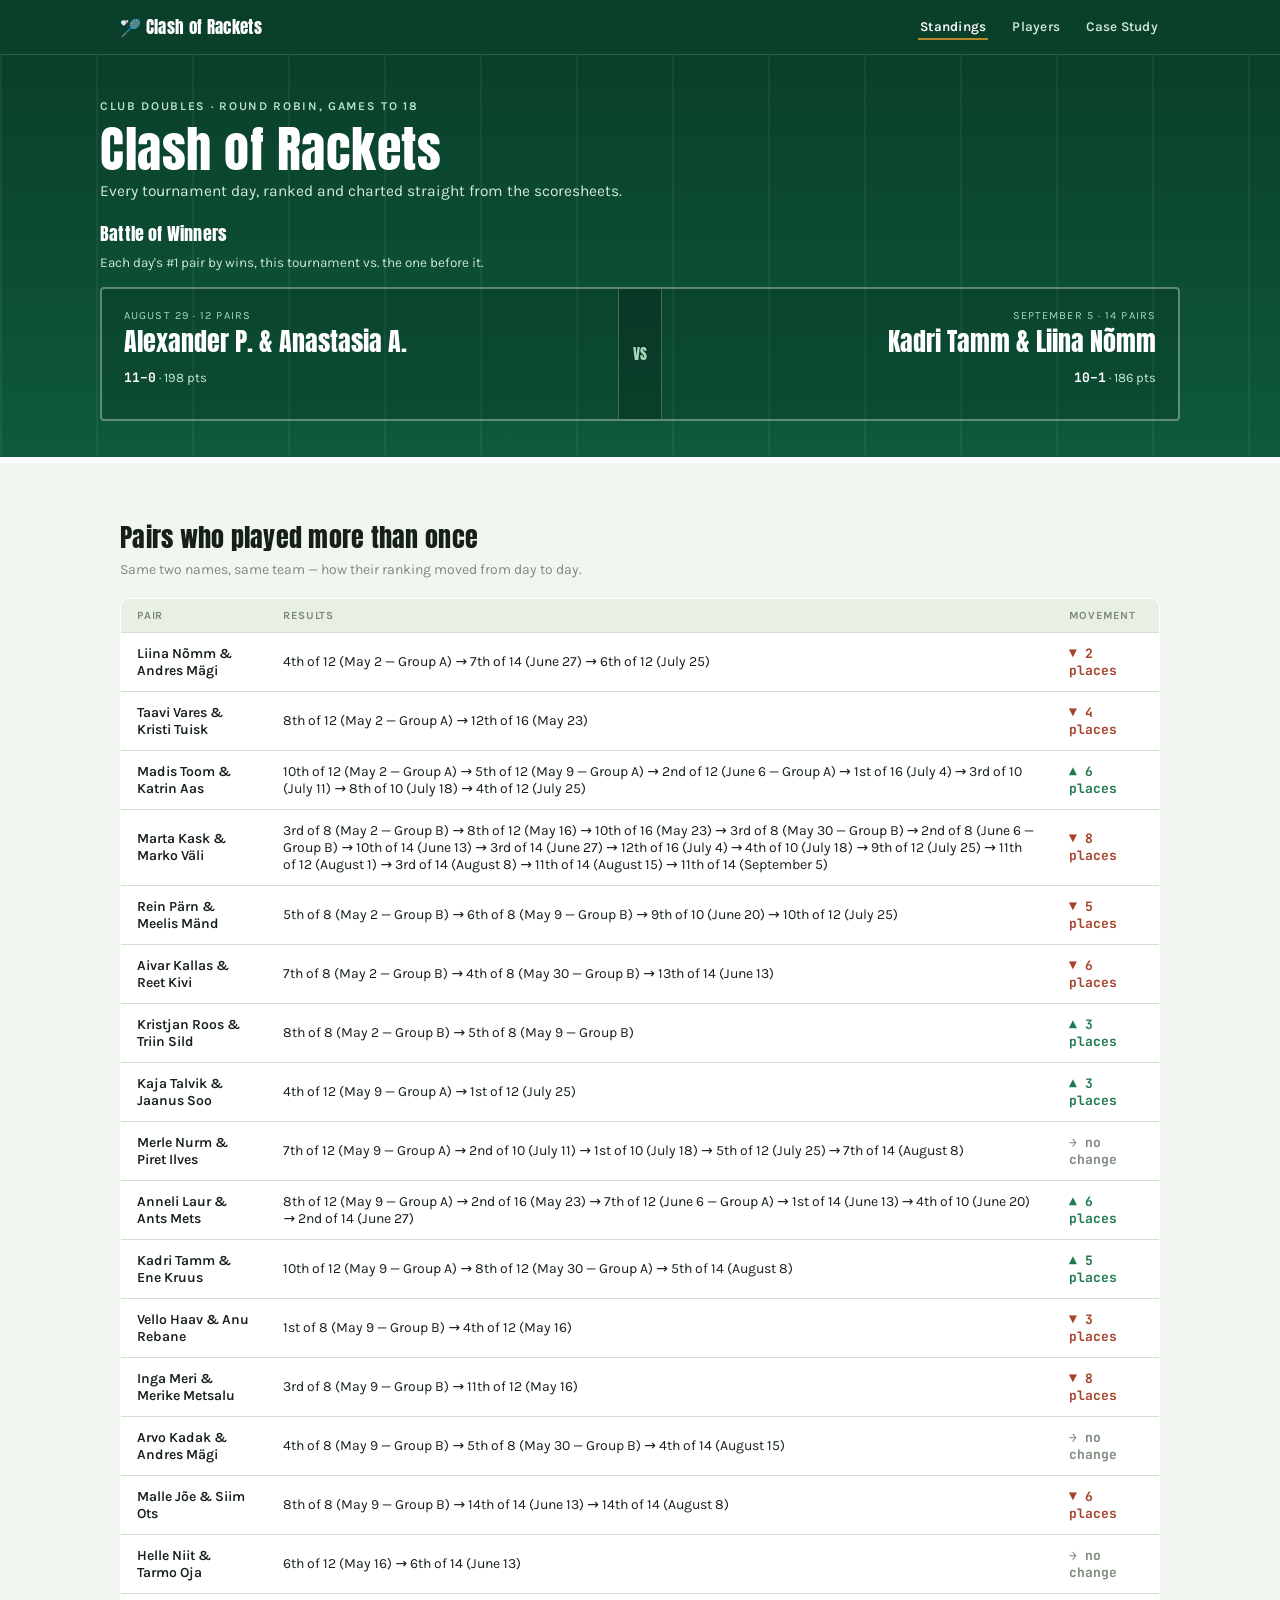
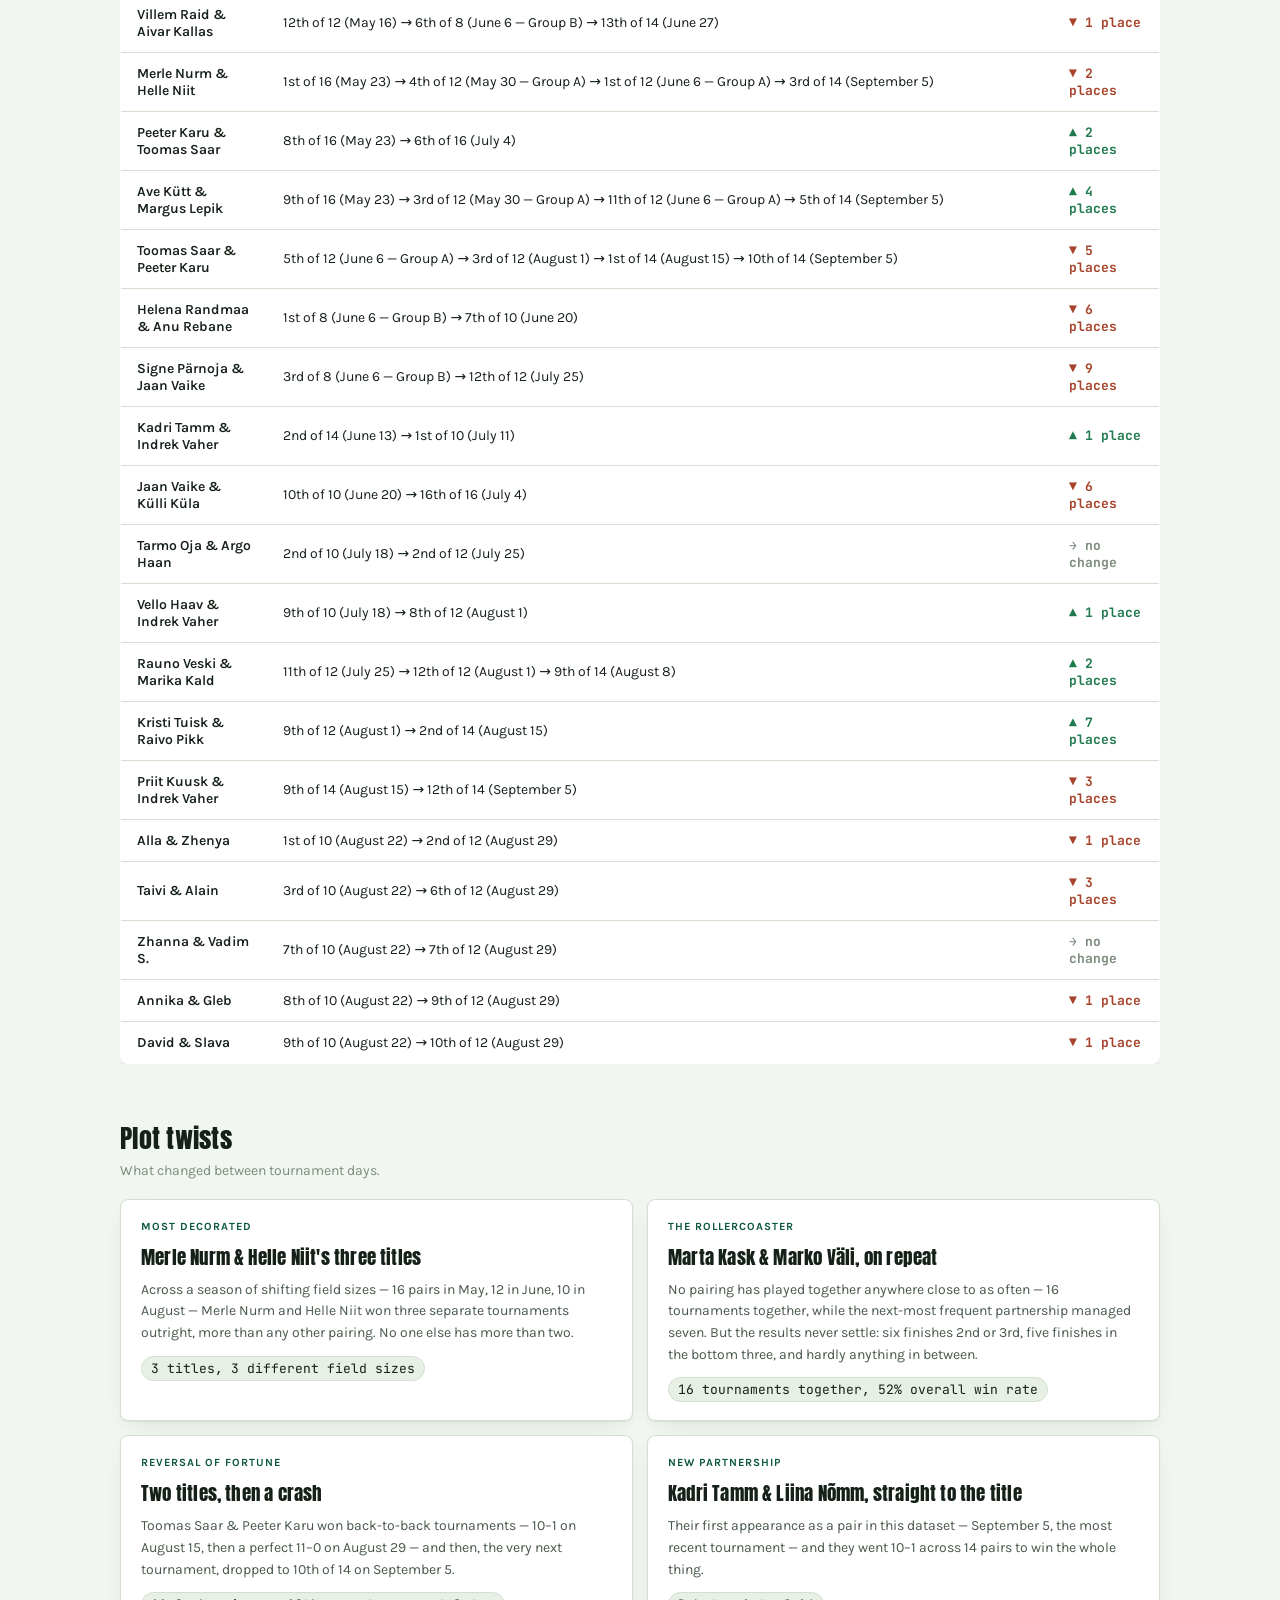
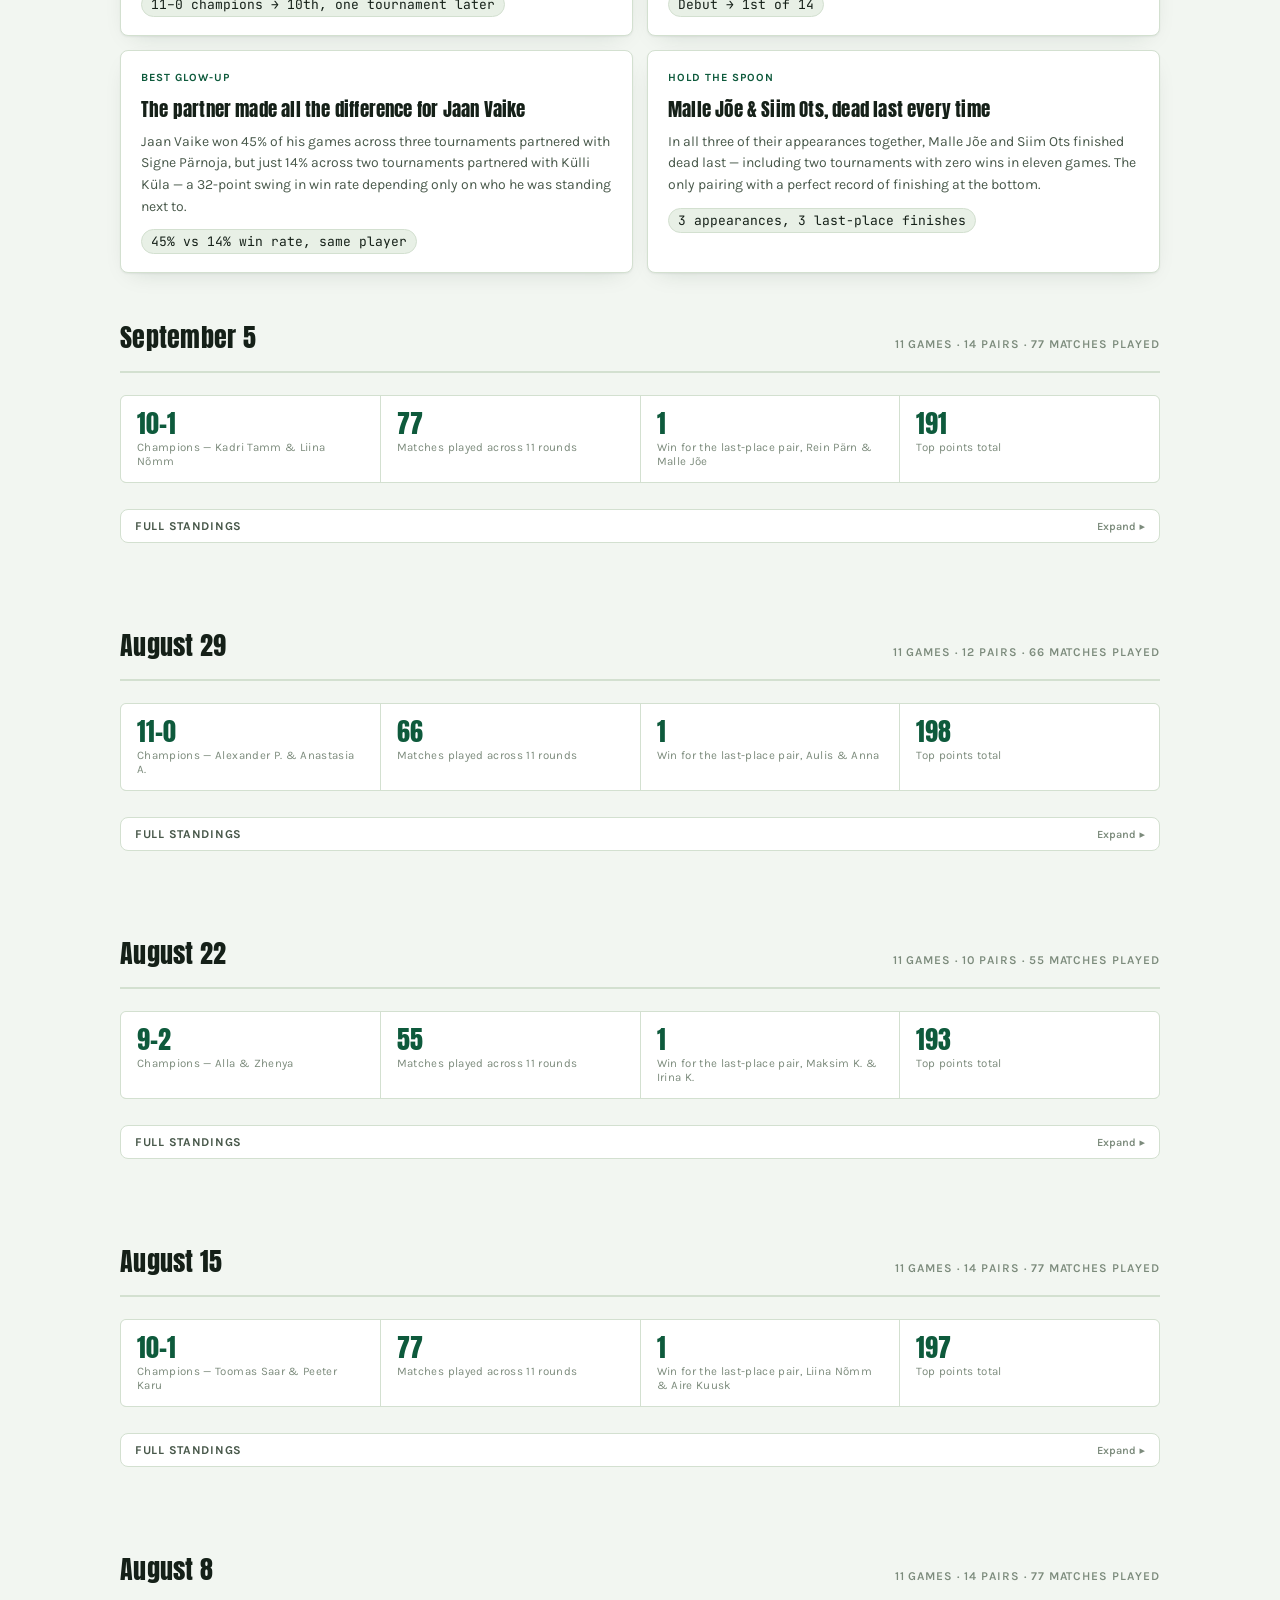
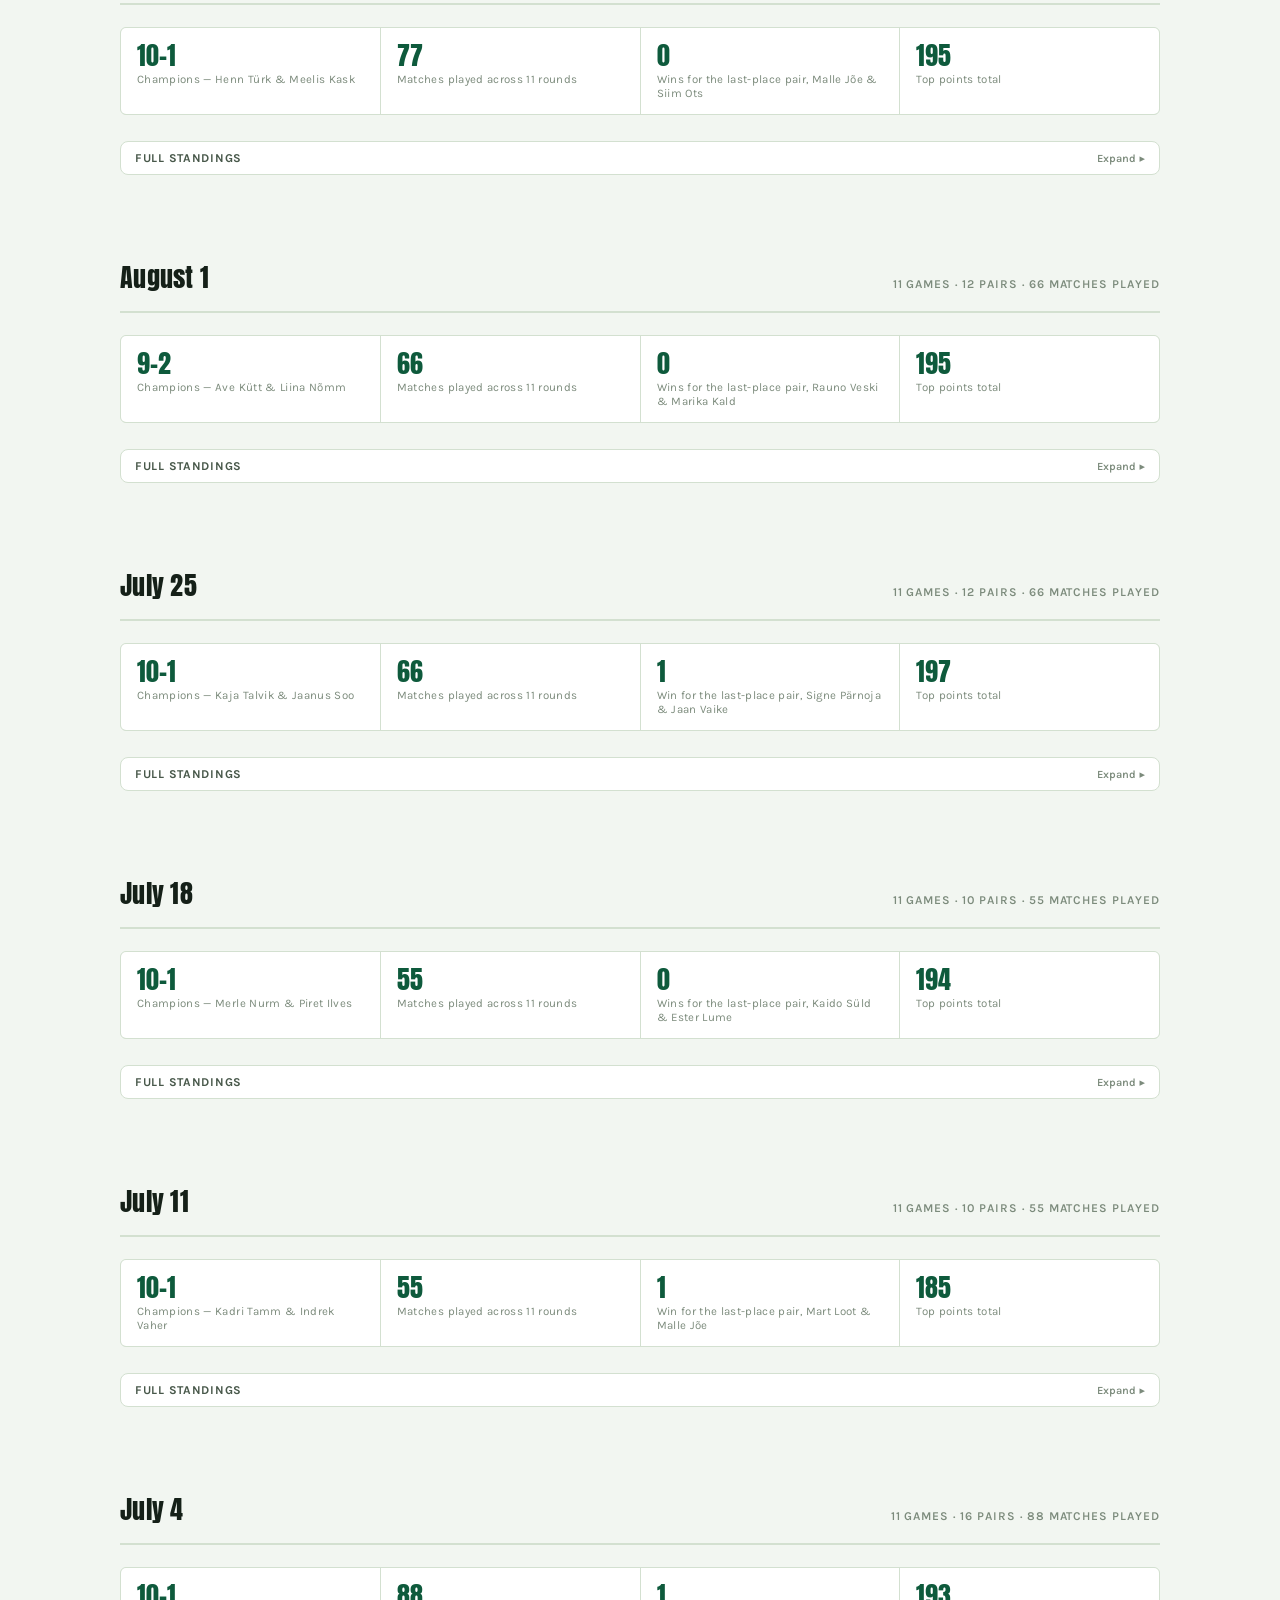
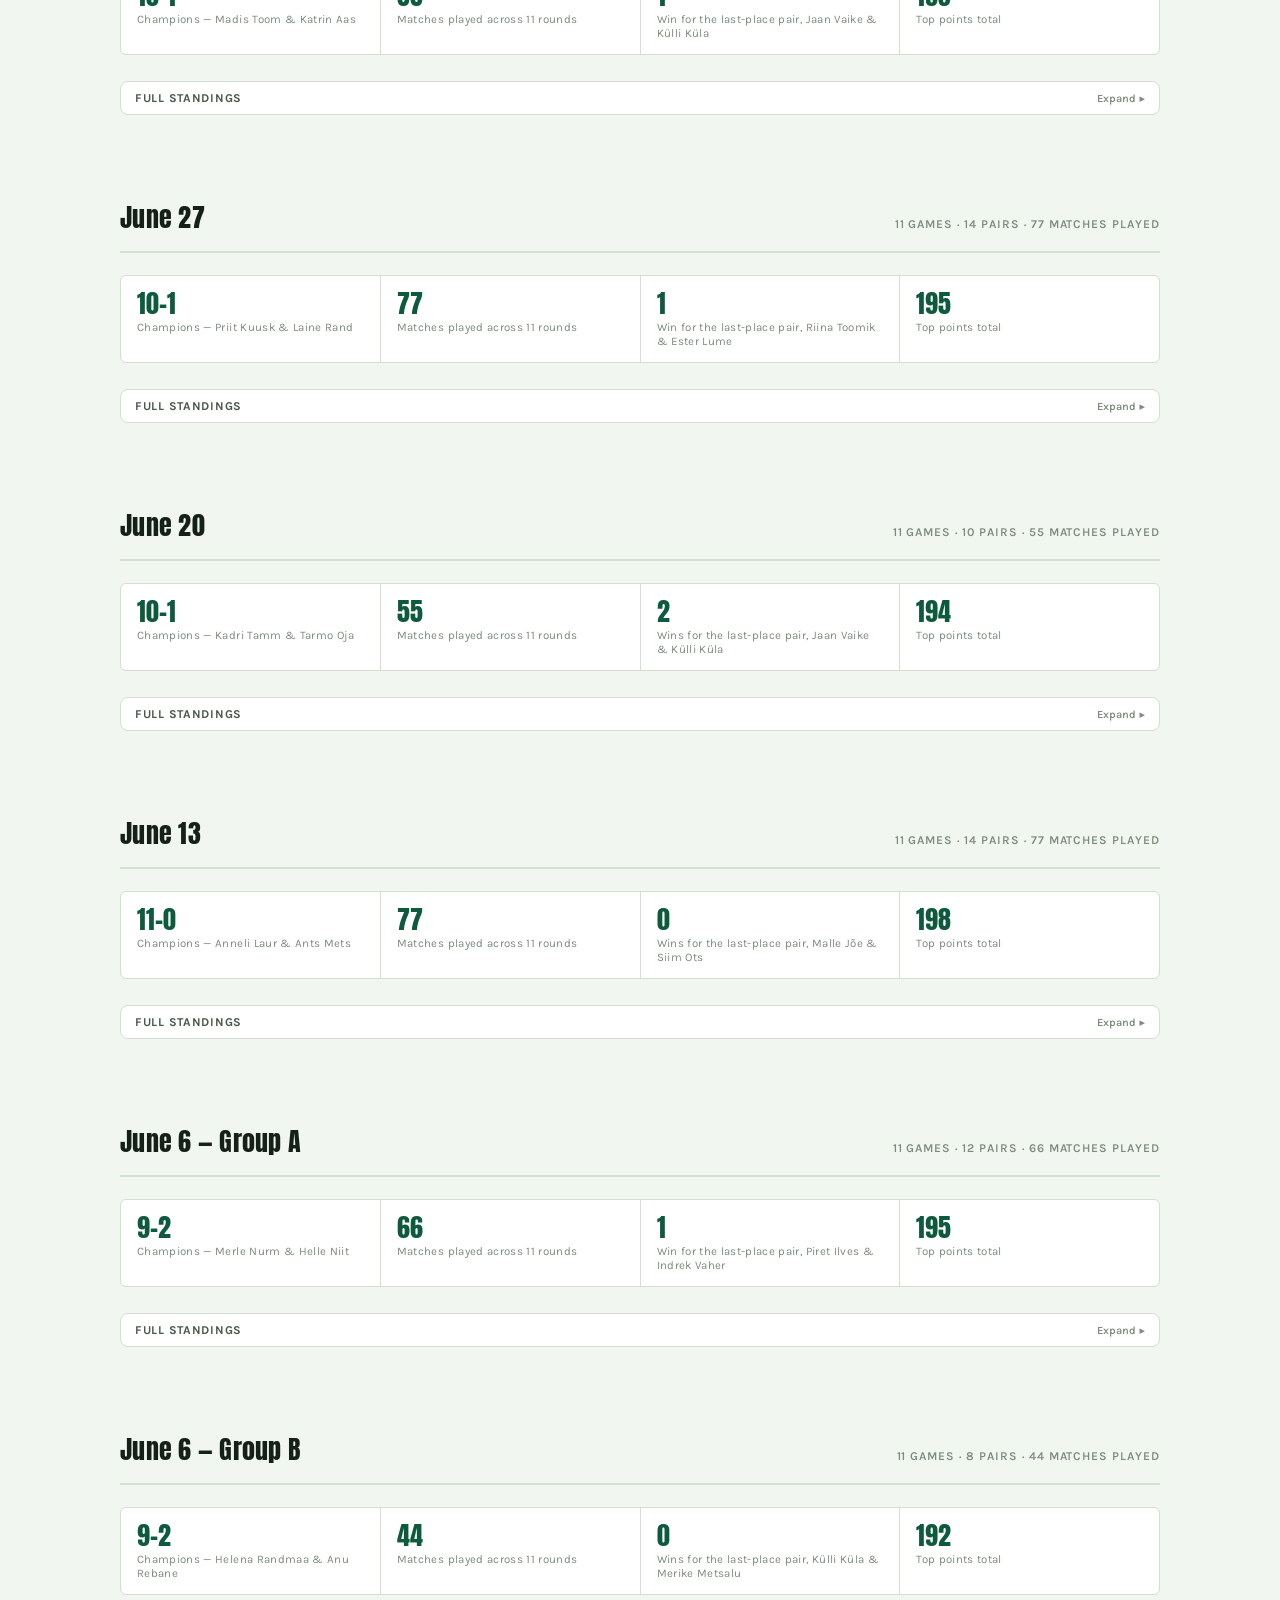
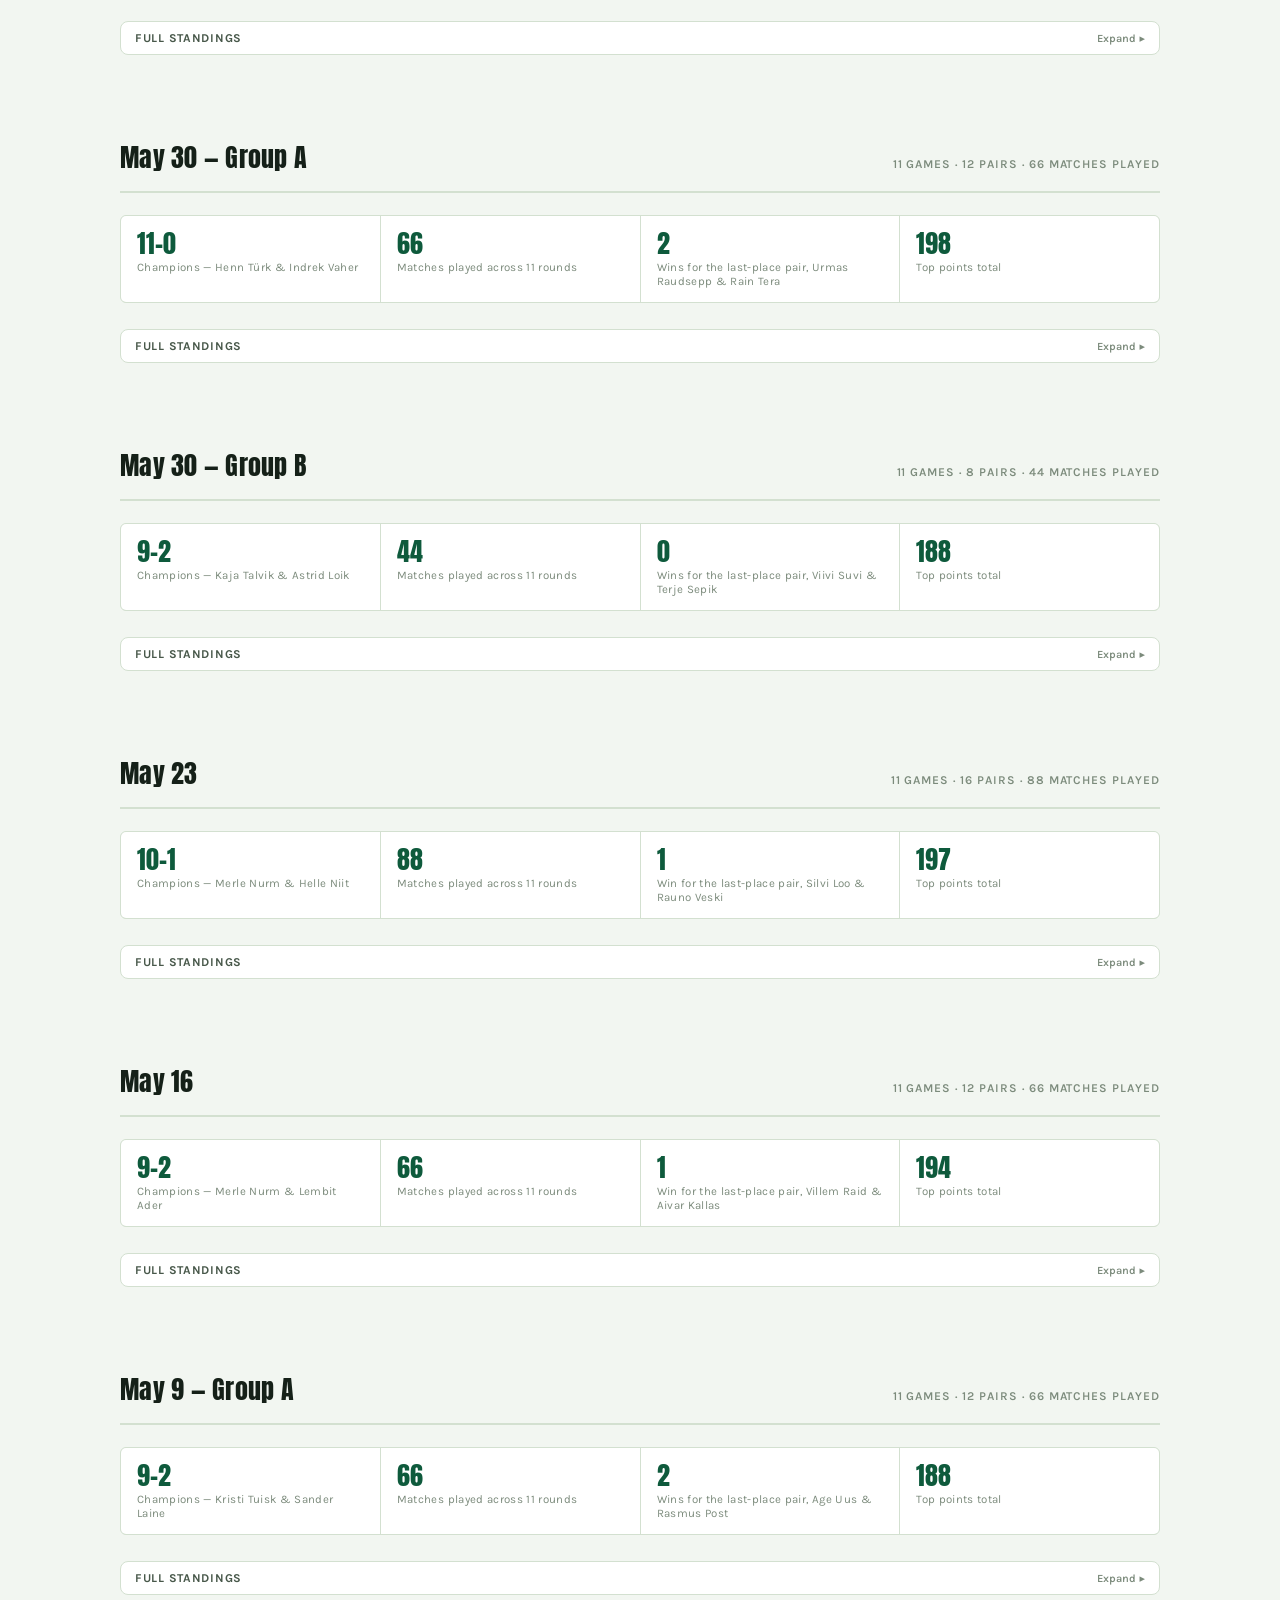
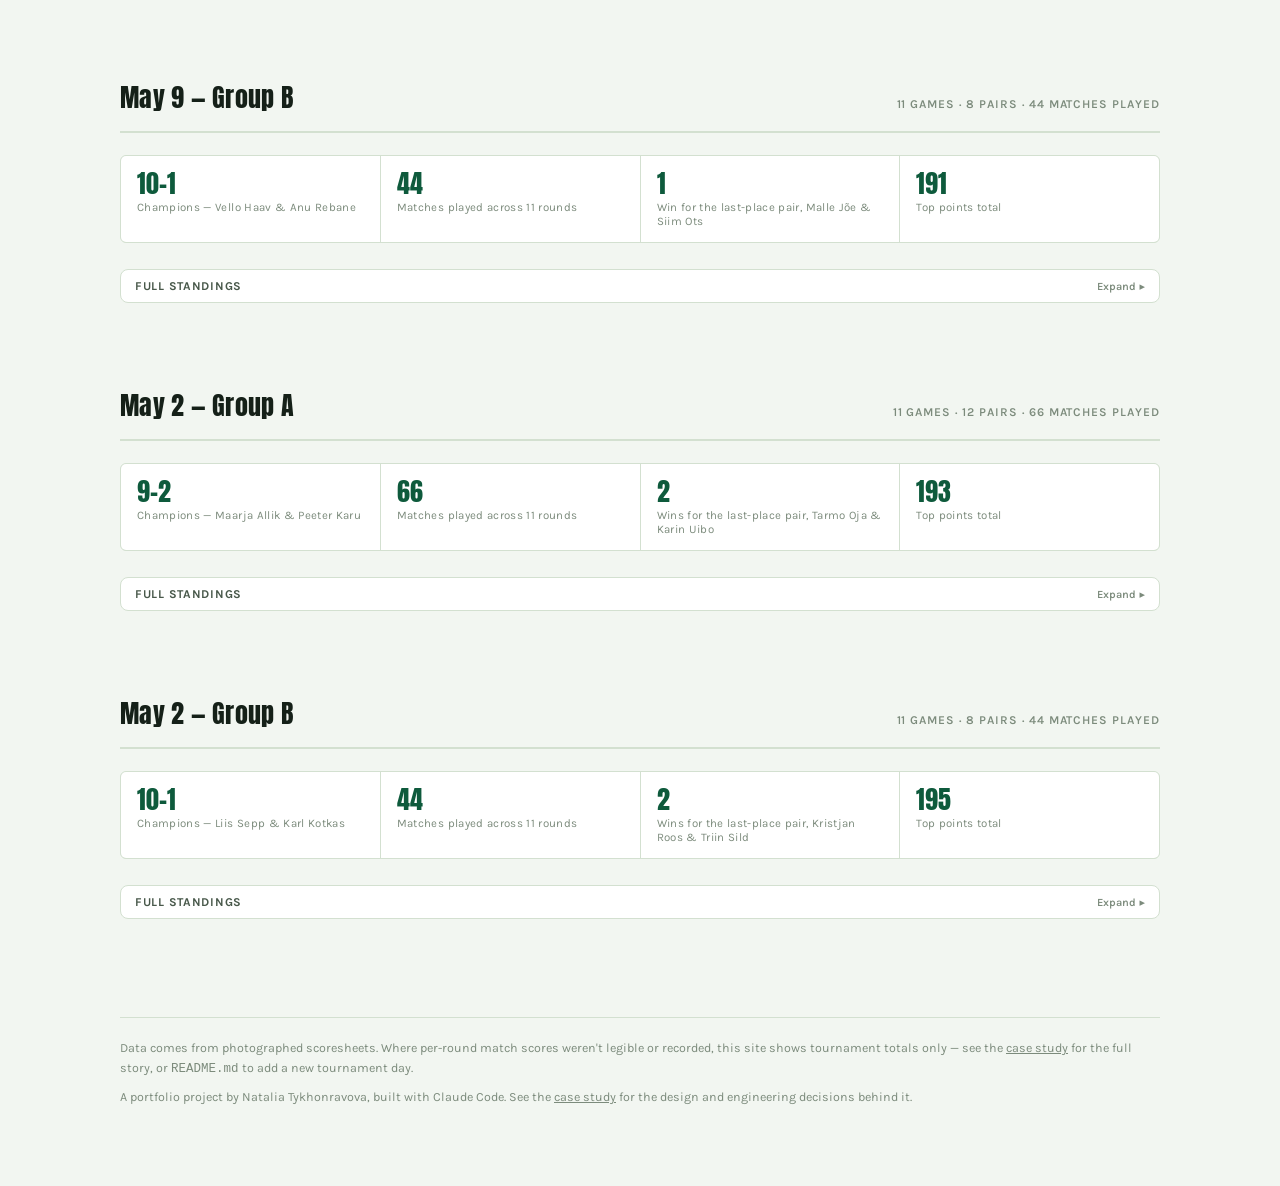
<file: index.html>
<!doctype html>
<html lang="en">
<head>
<meta charset="utf-8">
<meta name="viewport" content="width=device-width, initial-scale=1">
<title>Badminton: Clash of Rackets</title>
<meta name="description" content="Badminton: Clash of Rackets — club badminton doubles results, leaderboards, and storylines across every tournament day.">
<link rel="icon" href="data:image/svg+xml,<svg xmlns=%22http://www.w3.org/2000/svg%22 viewBox=%220 0 100 100%22><text y=%22.9em%22 font-size=%2290%22>🏸</text></svg>">
<link rel="stylesheet" href="css/style.css">
</head>
<body>

<nav class="site-nav">
  <div class="wrap">
    <a class="brand" href="index.html">🏸 Clash of Rackets</a>
    <div class="links">
      <a href="index.html" class="active">Standings</a>
      <a href="players.html">Players</a>
      <a href="case-study.html">Case Study</a>
    </div>
  </div>
</nav>

<div class="hero">
  <div class="hero-inner">
    <p class="eyebrow">Club doubles &middot; round robin, games to 18</p>
    <h1>Clash of Rackets</h1>
    <p class="sub">Every tournament day, ranked and charted straight from the scoresheets.</p>
    <h2 class="sb-heading">Battle of Winners</h2>
    <p class="sb-desc">Each day's #1 pair by wins, this tournament vs. the one before it.</p>
    <div class="scoreboard" id="scoreboard"></div>
  </div>
</div>

<div class="wrap">
  <section class="section-block" id="returning-section" hidden>
    <h2>Pairs who played more than once</h2>
    <p class="sub">Same two names, same team — how their ranking moved from day to day.</p>
    <div class="scroller">
      <table class="rt">
        <thead><tr><th>Pair</th><th>Results</th><th>Movement</th></tr></thead>
        <tbody id="returning-body"></tbody>
      </table>
    </div>
  </section>

  <section class="section-block storylines" id="storylines-section" hidden>
    <h2>Plot twists</h2>
    <p class="sub">What changed between tournament days.</p>
    <div class="cards" id="storyline-cards"></div>
  </section>

  <div id="events"></div>

  <footer id="footer"></footer>
</div>

<script src="js/app.js"></script>
<script>
(async function () {
  const tournaments = await loadTournaments();
  const sorted = [...tournaments].sort((a, b) => a.id.localeCompare(b.id));

  // Scoreboard: most recent (and second-most-recent, if any) champions.
  // For a grouped tournament there's no single champion, so the first group
  // (deterministic, alphabetical) stands in — see groupSlices() in app.js.
  const recent = sorted.slice(-2);
  const sb = document.getElementById('scoreboard');
  sb.style.gridTemplateColumns = recent.length === 2 ? '1fr auto 1fr' : '1fr';
  recent.forEach((t, i) => {
    const slice = groupSlices(t)[0];
    const champ = standingsByWins(slice.pairs)[0];
    const align = recent.length === 2 && i === 1 ? 'text-align:right;' : '';
    if (i === 1 && recent.length === 2) {
      sb.insertAdjacentHTML('beforeend', `<div class="sb-vs">VS</div>`);
    }
    sb.insertAdjacentHTML('beforeend', `
      <div class="sb-panel" style="${align}">
        <p class="sb-date">${esc(slice.label)} &middot; ${slice.pairs.length} pairs</p>
        <p class="sb-name">${esc(champ.name)}</p>
        <p class="sb-meta"><span class="num">${champ.wins}–${t.gamesPerPair - champ.wins}</span>${champ.points != null ? ` &middot; ${champ.points} pts` : ''}</p>
      </div>`);
  });

  // One section per tournament — two, back to back, for a tournament with
  // two simultaneous groups, since they never played each other and each
  // has its own independent standings table.
  function buildEventSection(slice, t, key) {
    const ranked = standingsByWins(slice.pairs);
    const champ = ranked[0];
    const last = ranked[ranked.length - 1];
    const totalMatches = Math.round((slice.pairs.length / 2) * t.gamesPerPair);
    const hasPoints = slice.pairs.some(p => p.points != null);

    const section = document.createElement('section');
    section.className = 'event';
    section.innerHTML = `
      <div class="event-head">
        <h2>${esc(slice.label)}</h2>
        <span class="tag">${t.gamesPerPair} games &middot; ${slice.pairs.length} pairs &middot; ${totalMatches} matches played</span>
      </div>
      <div class="stat-row">
        <div class="stat"><div class="v">${champ.wins}–${t.gamesPerPair - champ.wins}</div><div class="l">Champions — ${esc(champ.name)}</div></div>
        <div class="stat"><div class="v">${totalMatches}</div><div class="l">Matches played across ${t.gamesPerPair} rounds</div></div>
        <div class="stat"><div class="v">${last.wins}</div><div class="l">Win${last.wins === 1 ? '' : 's'} for the last-place pair, ${esc(last.name)}</div></div>
        ${hasPoints
          ? `<div class="stat"><div class="v">${standingsByPoints(slice.pairs)[0].points}</div><div class="l">Top points total</div></div>`
          : `<div class="stat"><div class="v">${Math.round((ranked[Math.floor(ranked.length/2)].wins / t.gamesPerPair) * 100)}%</div><div class="l">Median win rate</div></div>`
        }
      </div>
      ${hasPoints ? `
      <details class="board-expand">
        <summary class="board-toggle">Full standings</summary>
        <div class="boards">
          <div><p class="board-label">Ranked by games won, out of ${t.gamesPerPair}</p><div class="board" data-board="wins-${key}"></div></div>
          <div><p class="board-label">Ranked by total points scored</p><div class="board" data-board="points-${key}"></div></div>
        </div>
      </details>` : `
      <details class="board-expand">
        <summary class="board-toggle">Full standings</summary>
        <p class="board-label">Ranked by games won, out of ${t.gamesPerPair}</p>
        <div class="board" data-board="wins-${key}"></div>
      </details>
      `}
    `;
    eventsEl.appendChild(section);
    renderWinsBoard(section.querySelector(`[data-board="wins-${key}"]`), ranked, t.gamesPerPair);
    if (hasPoints) renderPointsBoard(section.querySelector(`[data-board="points-${key}"]`), standingsByPoints(slice.pairs));
  }

  const eventsEl = document.getElementById('events');
  [...sorted].reverse().forEach(t => {
    groupSlices(t).forEach(slice => buildEventSection(slice, t, `${t.id}${slice.group ? '-' + slice.group : ''}`));
  });

  // Storylines (curated, from data/storylines.json).
  try {
    const stories = await fetch('data/storylines.json').then(r => r.json());
    if (stories.length) {
      document.getElementById('storylines-section').hidden = false;
      document.getElementById('storyline-cards').innerHTML = stories.map(s => `
        <div class="card">
          <p class="kicker">${esc(s.kicker)}</p>
          <h3>${esc(s.title)}</h3>
          <p>${esc(s.body)}</p>
          <span class="stat-chip">${esc(s.chip)}</span>
        </div>`).join('');
    }
  } catch (e) { /* storylines are optional */ }

  // Returning pairs, computed automatically.
  const returning = returningPairs(tournaments);
  if (returning.length) {
    document.getElementById('returning-section').hidden = false;
    document.getElementById('returning-body').innerHTML = returning.map(r => {
      const first = r.apps[0], last = r.apps[r.apps.length - 1];
      const improved = last.rank < first.rank, same = last.rank === first.rank;
      const cls = same ? 'flat' : improved ? 'up' : 'down';
      const arrow = same ? '→' : improved ? '▲' : '▼';
      const resultsStr = r.apps.map(a => `${ordinal(a.rank)} of ${a.of} (${esc(a.label)})`).join(' &rarr; ');
      return `<tr>
        <td class="pair">${esc(r.name)}</td>
        <td>${resultsStr}</td>
        <td><span class="movement ${cls}">${arrow} ${same ? 'no change' : Math.abs(first.rank - last.rank) + (Math.abs(first.rank - last.rank) === 1 ? ' place' : ' places')}</span></td>
      </tr>`;
    }).join('');
  }

  document.getElementById('footer').innerHTML =
    `<p>Data comes from photographed scoresheets. Where per-round match scores weren't legible or recorded, this site shows tournament totals only — see the <a href="case-study.html">case study</a> for the full story, or <code>README.md</code> to add a new tournament day.</p>
    <p class="credit">A portfolio project by Natalia Tykhonravova, built with Claude Code. See the <a href="case-study.html">case study</a> for the design and engineering decisions behind it.</p>`;
})();
</script>
</body>
</html>
</file>
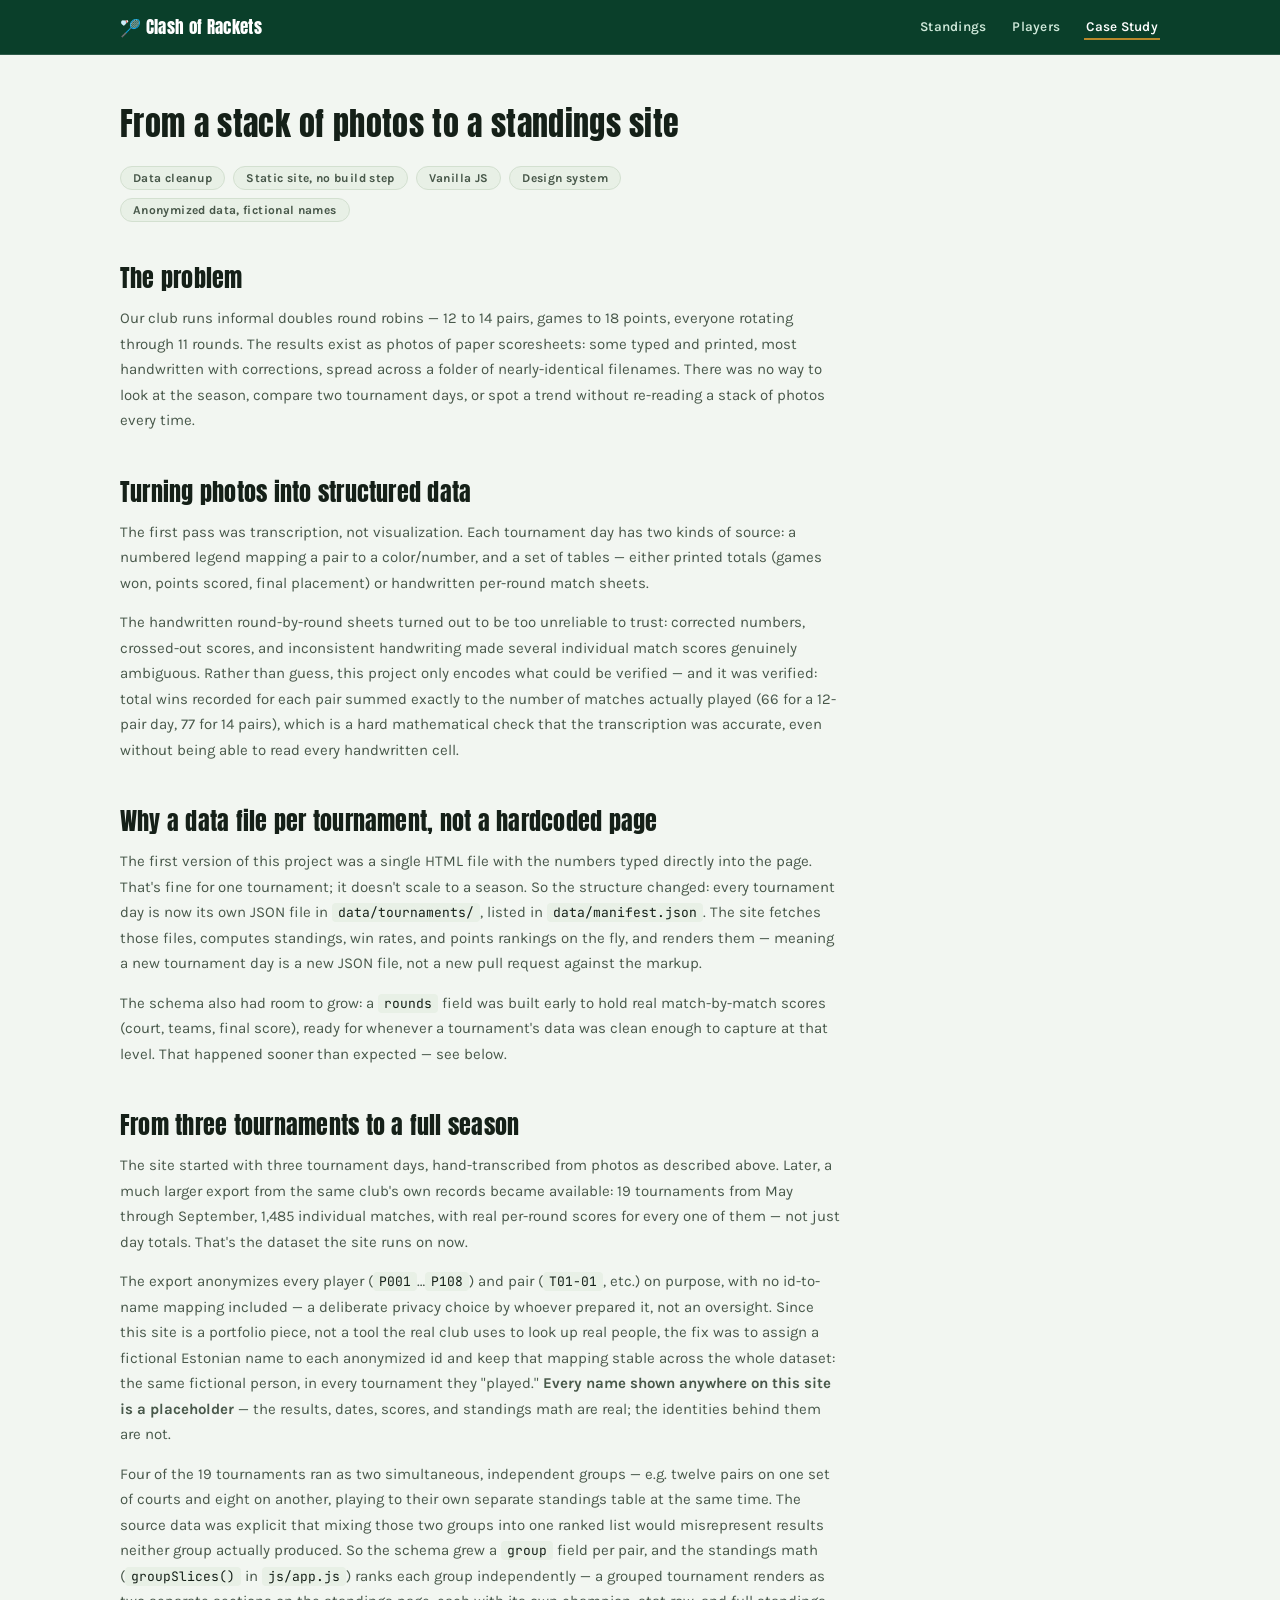
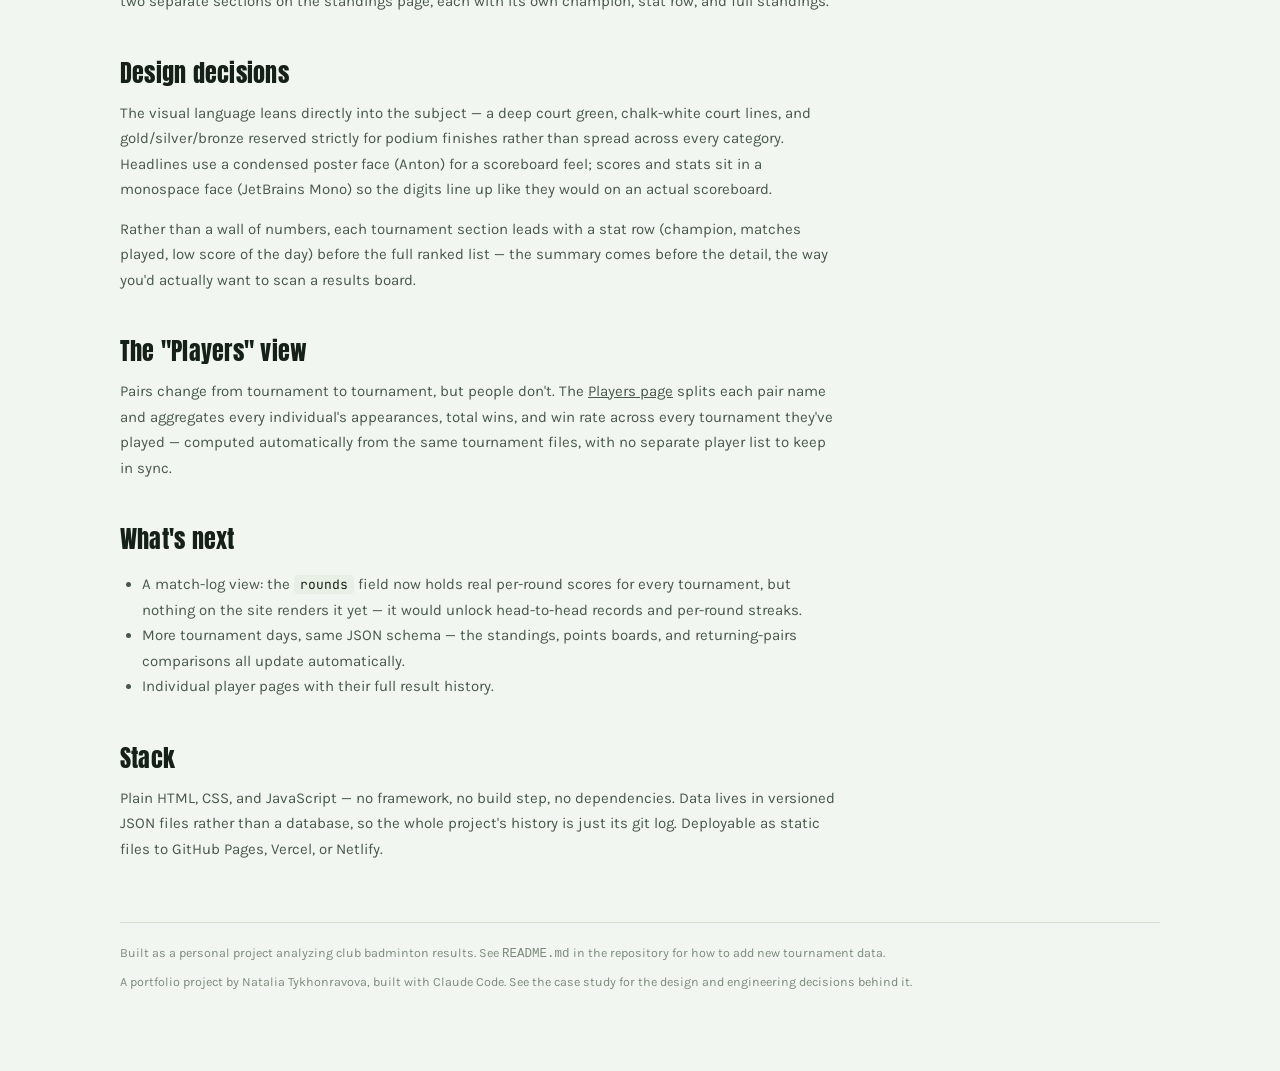
<file: case-study.html>
<!doctype html>
<html lang="en">
<head>
<meta charset="utf-8">
<meta name="viewport" content="width=device-width, initial-scale=1">
<title>Case Study — Clash of Rackets</title>
<link rel="icon" href="data:image/svg+xml,<svg xmlns=%22http://www.w3.org/2000/svg%22 viewBox=%220 0 100 100%22><text y=%22.9em%22 font-size=%2290%22>🏸</text></svg>">
<link rel="stylesheet" href="css/style.css">
</head>
<body>

<nav class="site-nav">
  <div class="wrap">
    <a class="brand" href="index.html">🏸 Clash of Rackets</a>
    <div class="links">
      <a href="index.html">Standings</a>
      <a href="players.html">Players</a>
      <a href="case-study.html" class="active">Case Study</a>
    </div>
  </div>
</nav>

<div class="wrap">
  <div class="page-head">
    <h1 style="font-size:32px;margin:0 0 10px;">From a stack of photos to a standings site</h1>
    <div class="prose">
      <div class="tag-row">
        <span class="pill">Data cleanup</span>
        <span class="pill">Static site, no build step</span>
        <span class="pill">Vanilla JS</span>
        <span class="pill">Design system</span>
        <span class="pill">Anonymized data, fictional names</span>
      </div>
    </div>
  </div>

  <div class="prose">
    <h2>The problem</h2>
    <p>Our club runs informal doubles round robins — 12 to 14 pairs, games to 18 points, everyone rotating through 11 rounds. The results exist as photos of paper scoresheets: some typed and printed, most handwritten with corrections, spread across a folder of nearly-identical filenames. There was no way to look at the season, compare two tournament days, or spot a trend without re-reading a stack of photos every time.</p>

    <h2>Turning photos into structured data</h2>
    <p>The first pass was transcription, not visualization. Each tournament day has two kinds of source: a numbered legend mapping a pair to a color/number, and a set of tables — either printed totals (games won, points scored, final placement) or handwritten per-round match sheets.</p>
    <p>The handwritten round-by-round sheets turned out to be too unreliable to trust: corrected numbers, crossed-out scores, and inconsistent handwriting made several individual match scores genuinely ambiguous. Rather than guess, this project only encodes what could be verified — and it was verified: total wins recorded for each pair summed exactly to the number of matches actually played (66 for a 12-pair day, 77 for 14 pairs), which is a hard mathematical check that the transcription was accurate, even without being able to read every handwritten cell.</p>

    <h2>Why a data file per tournament, not a hardcoded page</h2>
    <p>The first version of this project was a single HTML file with the numbers typed directly into the page. That's fine for one tournament; it doesn't scale to a season. So the structure changed: every tournament day is now its own JSON file in <code>data/tournaments/</code>, listed in <code>data/manifest.json</code>. The site fetches those files, computes standings, win rates, and points rankings on the fly, and renders them — meaning a new tournament day is a new JSON file, not a new pull request against the markup.</p>
    <p>The schema also had room to grow: a <code>rounds</code> field was built early to hold real match-by-match scores (court, teams, final score), ready for whenever a tournament's data was clean enough to capture at that level. That happened sooner than expected — see below.</p>

    <h2>From three tournaments to a full season</h2>
    <p>The site started with three tournament days, hand-transcribed from photos as described above. Later, a much larger export from the same club's own records became available: 19 tournaments from May through September, 1,485 individual matches, with real per-round scores for every one of them — not just day totals. That's the dataset the site runs on now.</p>
    <p>The export anonymizes every player (<code>P001</code>…<code>P108</code>) and pair (<code>T01-01</code>, etc.) on purpose, with no id-to-name mapping included — a deliberate privacy choice by whoever prepared it, not an oversight. Since this site is a portfolio piece, not a tool the real club uses to look up real people, the fix was to assign a fictional Estonian name to each anonymized id and keep that mapping stable across the whole dataset: the same fictional person, in every tournament they "played." <strong>Every name shown anywhere on this site is a placeholder</strong> — the results, dates, scores, and standings math are real; the identities behind them are not.</p>
    <p>Four of the 19 tournaments ran as two simultaneous, independent groups — e.g. twelve pairs on one set of courts and eight on another, playing to their own separate standings table at the same time. The source data was explicit that mixing those two groups into one ranked list would misrepresent results neither group actually produced. So the schema grew a <code>group</code> field per pair, and the standings math (<code>groupSlices()</code> in <code>js/app.js</code>) ranks each group independently — a grouped tournament renders as two separate sections on the standings page, each with its own champion, stat row, and full standings.</p>

    <h2>Design decisions</h2>
    <p>The visual language leans directly into the subject — a deep court green, chalk-white court lines, and gold/silver/bronze reserved strictly for podium finishes rather than spread across every category. Headlines use a condensed poster face (Anton) for a scoreboard feel; scores and stats sit in a monospace face (JetBrains Mono) so the digits line up like they would on an actual scoreboard.</p>
    <p>Rather than a wall of numbers, each tournament section leads with a stat row (champion, matches played, low score of the day) before the full ranked list — the summary comes before the detail, the way you'd actually want to scan a results board.</p>

    <h2>The "Players" view</h2>
    <p>Pairs change from tournament to tournament, but people don't. The <a href="players.html">Players page</a> splits each pair name and aggregates every individual's appearances, total wins, and win rate across every tournament they've played — computed automatically from the same tournament files, with no separate player list to keep in sync.</p>

    <h2>What's next</h2>
    <ul>
      <li>A match-log view: the <code>rounds</code> field now holds real per-round scores for every tournament, but nothing on the site renders it yet — it would unlock head-to-head records and per-round streaks.</li>
      <li>More tournament days, same JSON schema — the standings, points boards, and returning-pairs comparisons all update automatically.</li>
      <li>Individual player pages with their full result history.</li>
    </ul>

    <h2>Stack</h2>
    <p>Plain HTML, CSS, and JavaScript — no framework, no build step, no dependencies. Data lives in versioned JSON files rather than a database, so the whole project's history is just its git log. Deployable as static files to GitHub Pages, Vercel, or Netlify.</p>
  </div>

  <footer>
    <p>Built as a personal project analyzing club badminton results. See <code>README.md</code> in the repository for how to add new tournament data.</p>
    <p class="credit">A portfolio project by Natalia Tykhonravova, built with Claude Code. See the case study for the design and engineering decisions behind it.</p>
  </footer>
</div>

</body>
</html>
</file>
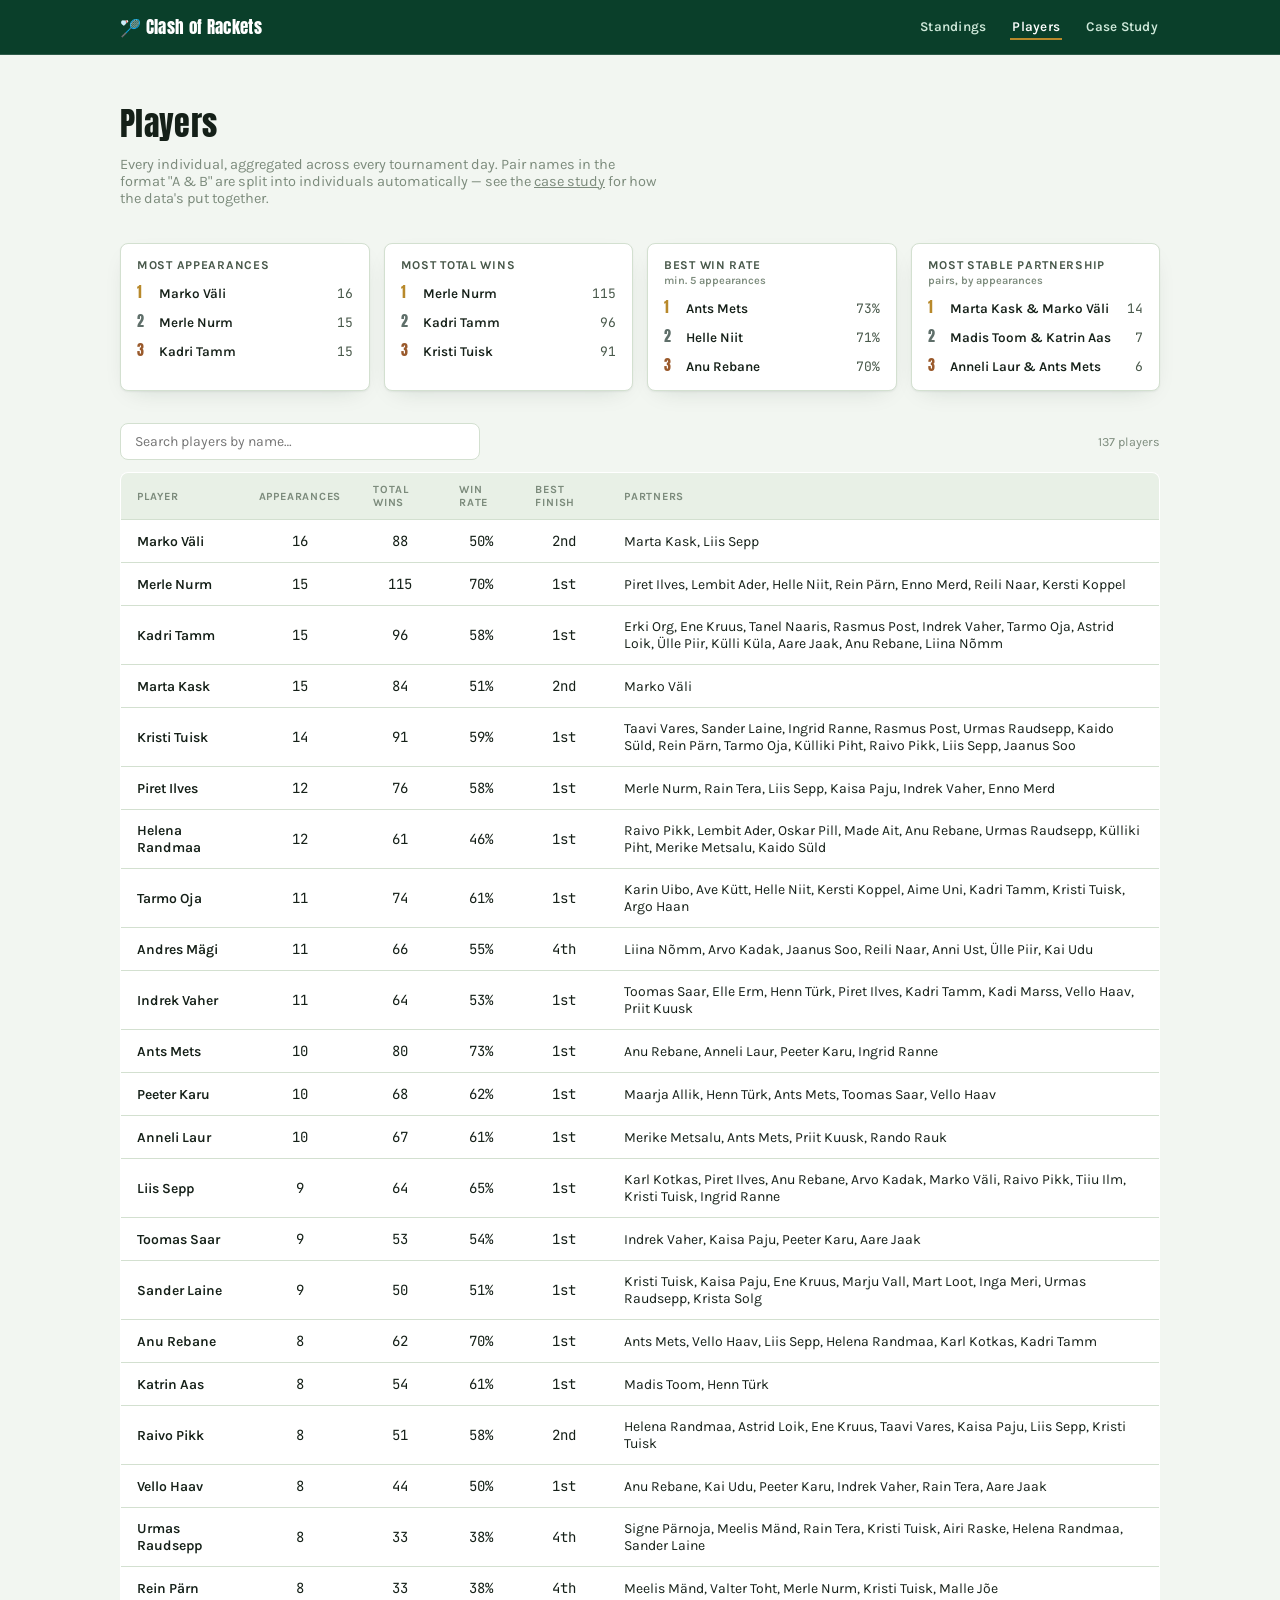
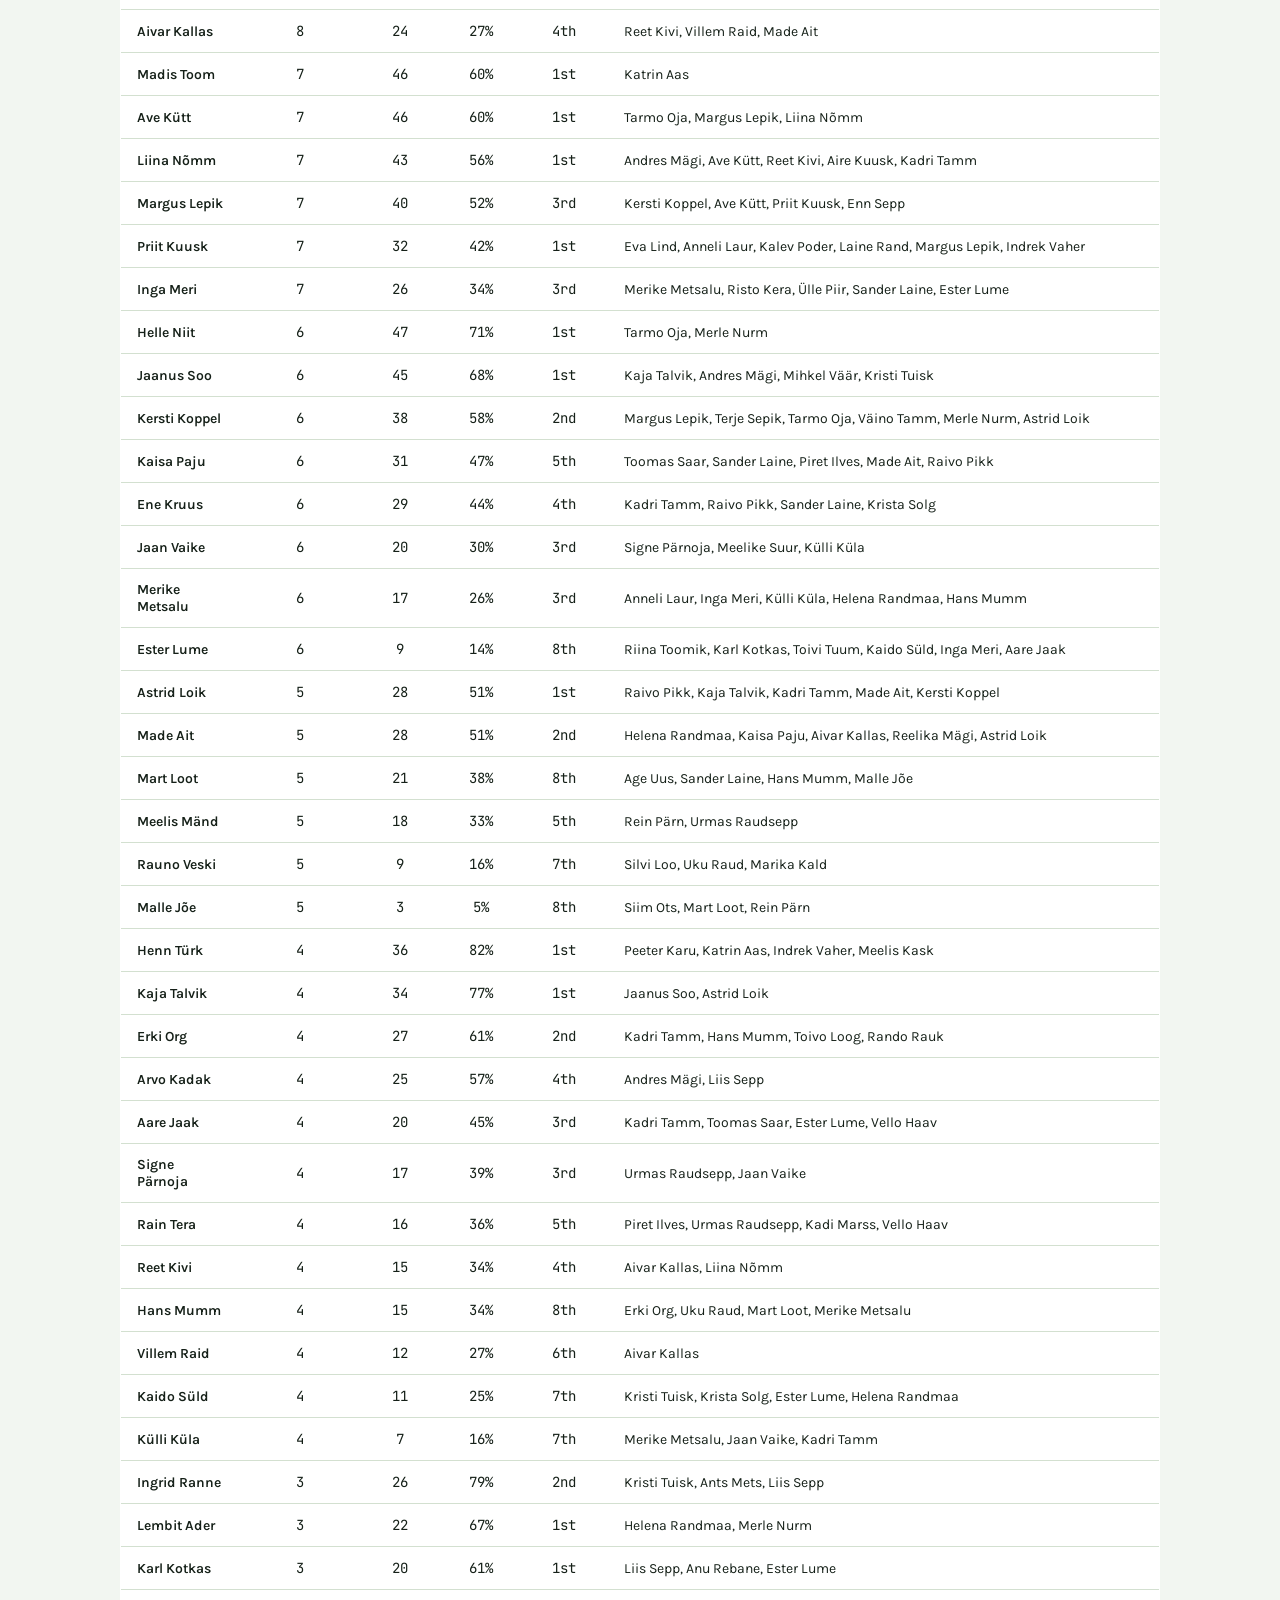
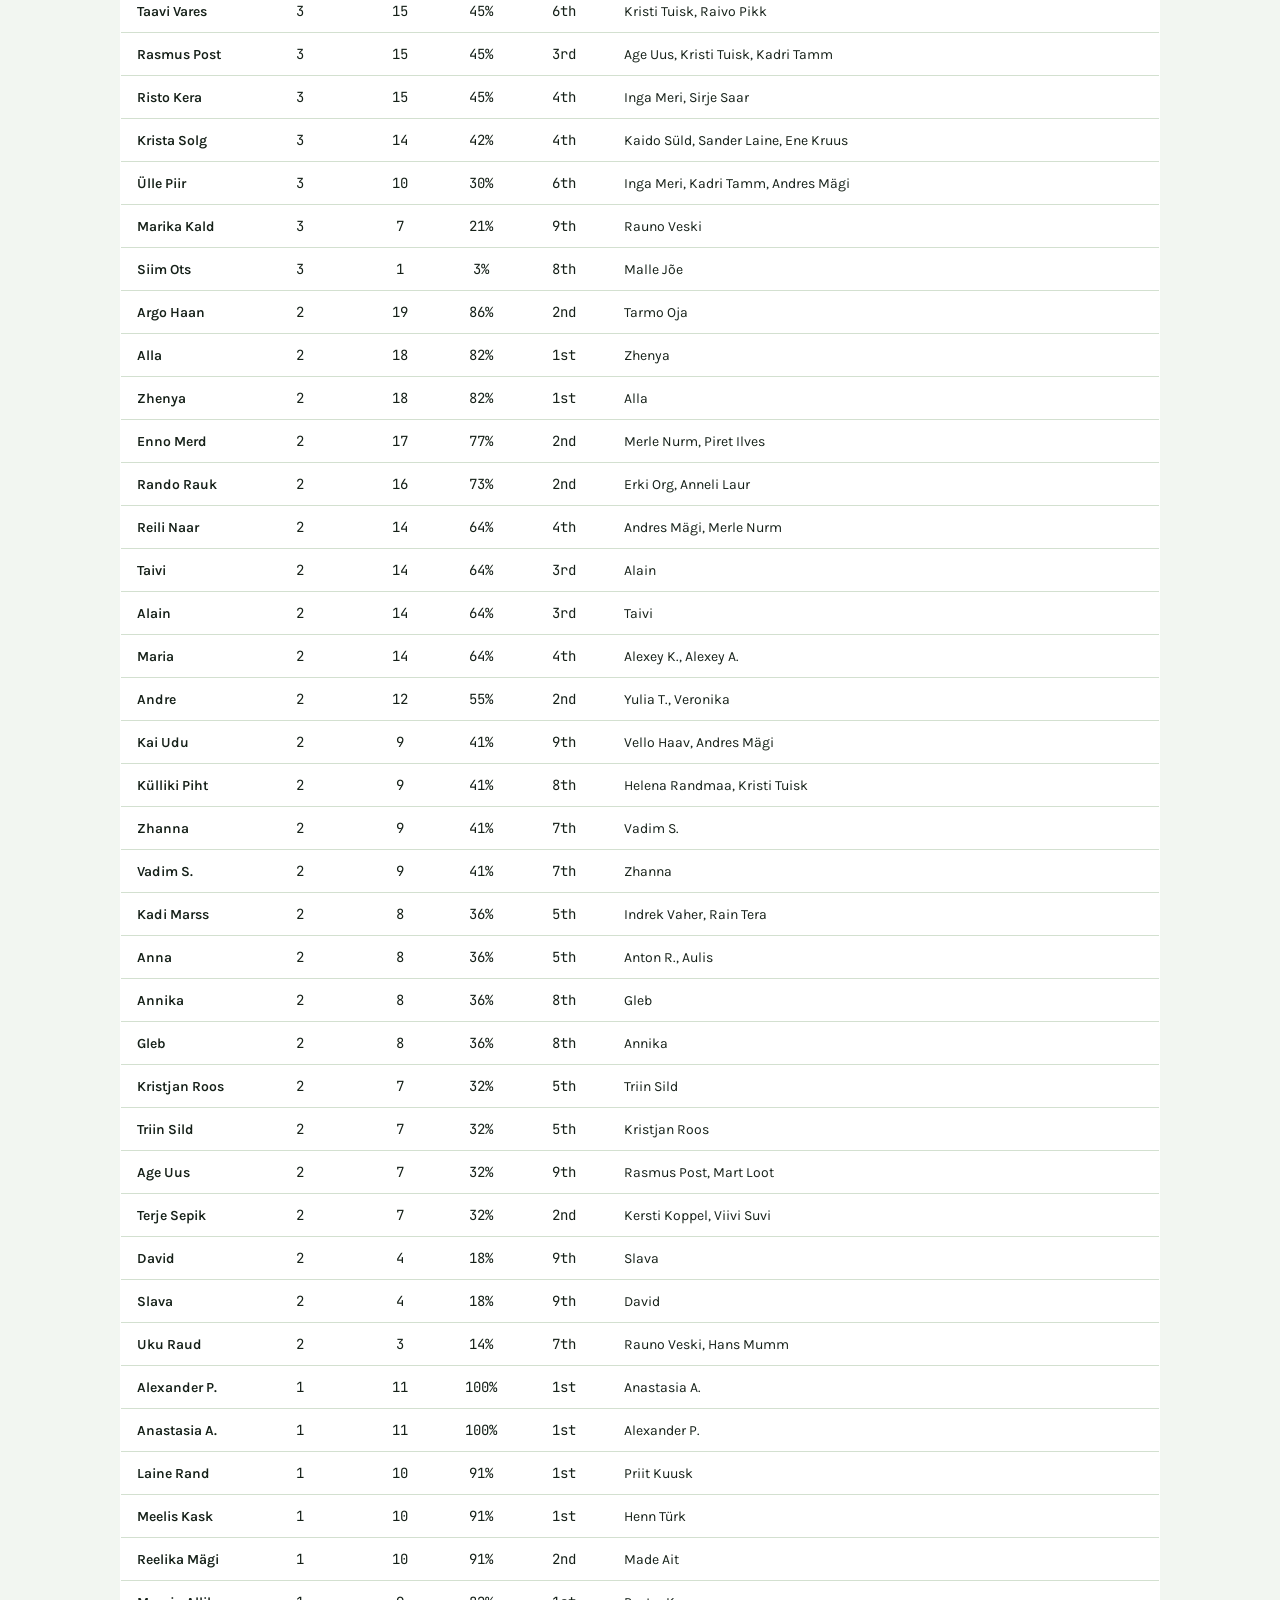
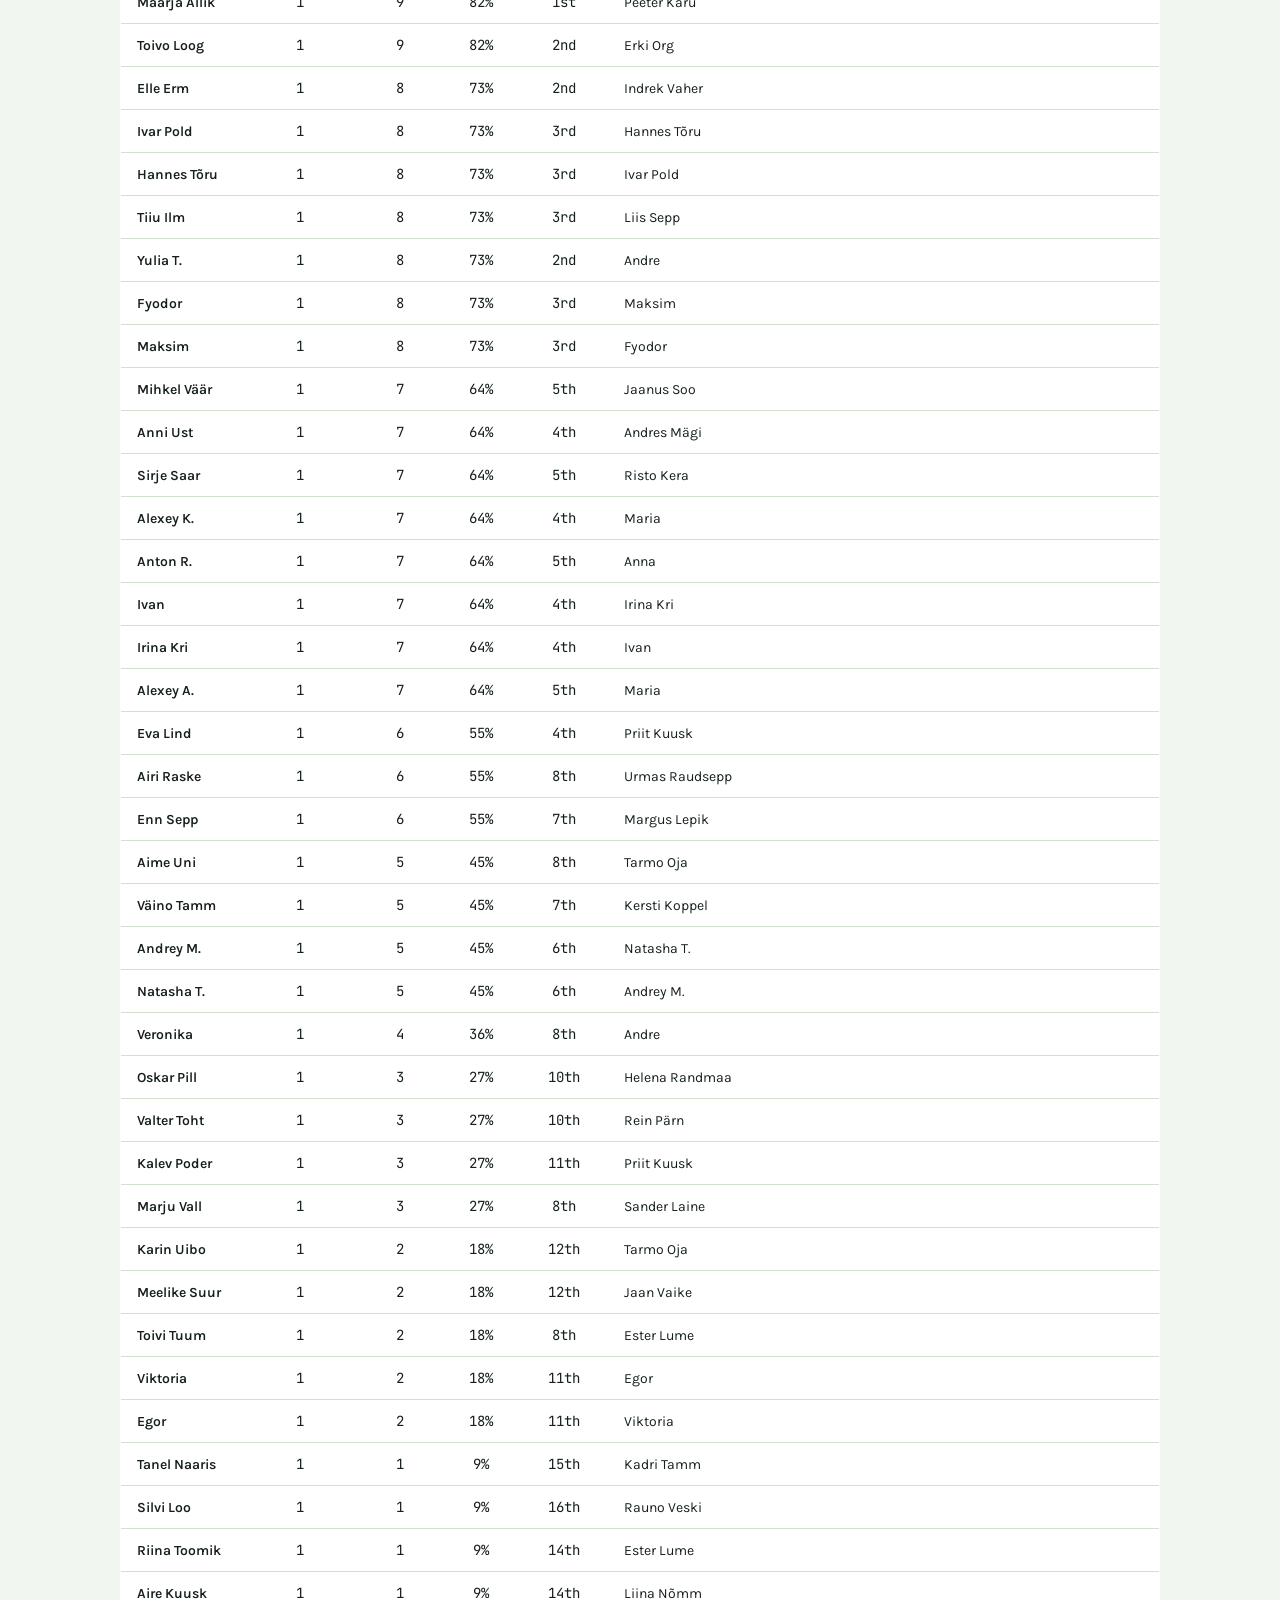
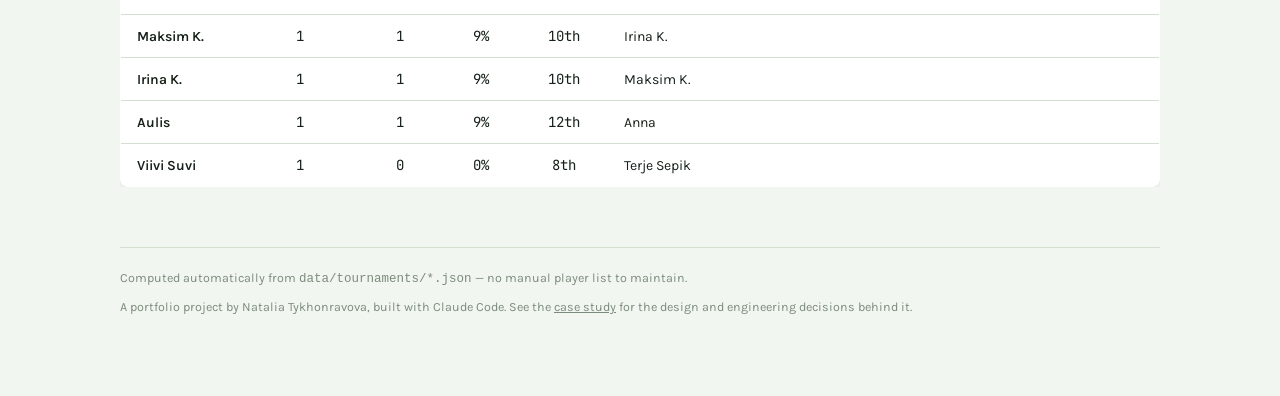
<file: players.html>
<!doctype html>
<html lang="en">
<head>
<meta charset="utf-8">
<meta name="viewport" content="width=device-width, initial-scale=1">
<title>Players — Clash of Rackets</title>
<link rel="icon" href="data:image/svg+xml,<svg xmlns=%22http://www.w3.org/2000/svg%22 viewBox=%220 0 100 100%22><text y=%22.9em%22 font-size=%2290%22>🏸</text></svg>">
<link rel="stylesheet" href="css/style.css">
<style>
  .ph{padding:44px 0 8px;}
  .ph h1{font-size:32px;margin:0 0 8px;}
  .ph p.sub{color:var(--ink-3);font-size:14.5px;max-width:60ch;margin:0 0 28px;}
  td.center{text-align:center;}
</style>
</head>
<body>

<nav class="site-nav">
  <div class="wrap">
    <a class="brand" href="index.html">🏸 Clash of Rackets</a>
    <div class="links">
      <a href="index.html">Standings</a>
      <a href="players.html" class="active">Players</a>
      <a href="case-study.html">Case Study</a>
    </div>
  </div>
</nav>

<div class="wrap">
  <div class="ph">
    <h1>Players</h1>
    <p class="sub">Every individual, aggregated across every tournament day. Pair names in the format "A &amp; B" are split into individuals automatically — see the <a href="case-study.html">case study</a> for how the data's put together.</p>
  </div>

  <section class="mini-leaderboards" id="leaderboards">
    <div class="mini-board">
      <p class="board-label">Most appearances</p>
      <ol class="mini-list" id="lb-appearances"></ol>
    </div>
    <div class="mini-board">
      <p class="board-label">Most total wins</p>
      <ol class="mini-list" id="lb-wins"></ol>
    </div>
    <div class="mini-board">
      <p class="board-label">Best win rate <span class="board-note">min. 5 appearances</span></p>
      <ol class="mini-list" id="lb-winrate"></ol>
    </div>
    <div class="mini-board">
      <p class="board-label">Most stable partnership <span class="board-note">pairs, by appearances</span></p>
      <ol class="mini-list" id="lb-pairs"></ol>
    </div>
  </section>

  <div class="table-toolbar">
    <input type="search" id="player-search" class="search-input" placeholder="Search players by name…" aria-label="Search players by name">
    <p class="search-count" id="search-count"></p>
  </div>

  <div class="scroller">
    <table class="rt" id="players-table">
      <thead>
        <tr><th>Player</th><th class="center">Appearances</th><th class="center">Total wins</th><th class="center">Win rate</th><th class="center">Best finish</th><th>Partners</th></tr>
      </thead>
      <tbody id="players-body"></tbody>
    </table>
  </div>

  <footer id="footer"></footer>
</div>

<script src="js/app.js"></script>
<script>
(async function () {
  const tournaments = await loadTournaments();
  const players = playerStats(tournaments);
  const pairs = pairStats(tournaments);

  function renderRows(list) {
    document.getElementById('players-body').innerHTML = list.length ? list.map(p => {
      const partners = [...new Set(p.entries.map(e => e.partner).filter(Boolean))];
      return `<tr>
        <td class="pair">${esc(p.name)}</td>
        <td class="center num">${p.appearances}</td>
        <td class="center num">${p.totalWins}</td>
        <td class="center num">${Math.round(p.winRate * 100)}%</td>
        <td class="center num">${ordinal(p.bestRank)}</td>
        <td>${partners.map(esc).join(', ') || '—'}</td>
      </tr>`;
    }).join('') : `<tr><td colspan="6" style="text-align:center;color:var(--ink-3);padding:24px;">No players match "${esc(document.getElementById('player-search').value)}".</td></tr>`;
  }

  function renderCount(shown, total) {
    document.getElementById('search-count').textContent =
      shown === total ? `${total} players` : `${shown} of ${total} players`;
  }

  renderRows(players);
  renderCount(players.length, players.length);

  document.getElementById('player-search').addEventListener('input', (e) => {
    const q = e.target.value.trim().toLowerCase();
    const filtered = q ? players.filter(p => p.name.toLowerCase().includes(q)) : players;
    renderRows(filtered);
    renderCount(filtered.length, players.length);
  });

  // Leaderboards.
  function mini(el, list, valueFn) {
    document.getElementById(el).innerHTML = list.map((d, i) => `
      <li>
        <span class="mrank">${i + 1}</span>
        <span class="mname">${esc(d.name)}</span>
        <span class="mval">${valueFn(d)}</span>
      </li>`).join('');
  }

  mini('lb-appearances', [...players].sort((a, b) => b.appearances - a.appearances).slice(0, 3),
    d => `${d.appearances}`);
  mini('lb-wins', [...players].sort((a, b) => b.totalWins - a.totalWins).slice(0, 3),
    d => `${d.totalWins}`);
  mini('lb-winrate', players.filter(p => p.appearances >= 5).sort((a, b) => b.winRate - a.winRate).slice(0, 3),
    d => `${Math.round(d.winRate * 100)}%`);
  mini('lb-pairs', pairs.slice(0, 3),
    d => `${d.appearances}`);

  document.getElementById('footer').innerHTML =
    `<p>Computed automatically from <code>data/tournaments/*.json</code> — no manual player list to maintain.</p>
    <p class="credit">A portfolio project by Natalia Tykhonravova, built with Claude Code. See the <a href="case-study.html">case study</a> for the design and engineering decisions behind it.</p>`;
})();
</script>
</body>
</html>
</file>
<file: css/style.css>
@import url('https://fonts.googleapis.com/css2?family=Anton&family=Karla:ital,wght@0,400;0,500;0,600;0,700;1,400&family=JetBrains+Mono:wght@400;500;700&display=swap');

:root{
  --bg:#f2f6f1;
  --surface:#ffffff;
  --surface-2:#e8f0e6;
  --surface-3:#dce8da;
  --ink:#152018;
  --ink-2:#48584a;
  --ink-3:#7c8b7c;
  --court:#0e5a3c;
  --court-strong:#0a3f2a;
  --line:#ffffff;
  --border:#d3e0d0;
  --gold:#b8892b;
  --gold-fill:#f3dfab;
  --silver:#5f6f6a;
  --silver-fill:#dfe6e2;
  --bronze:#9a5a2c;
  --bronze-fill:#ecd3ba;
  --good:#1f7a4d;
  --down:#a6432a;
  --shadow: 0 1px 2px rgba(14,42,26,.06), 0 8px 24px -12px rgba(14,42,26,.18);
}
@media (prefers-color-scheme: dark){
  :root:not([data-theme="light"]){
    --bg:#0c1712; --surface:#12211a; --surface-2:#182a20; --surface-3:#20362a;
    --ink:#eaf3ea; --ink-2:#b6c6b8; --ink-3:#7f9382;
    --court:#4fd18b; --court-strong:#37c07a; --line:#0c1712; --border:#2a4033;
    --gold:#e3bb5a; --gold-fill:#3a3116; --silver:#aebcb5; --silver-fill:#25332c;
    --bronze:#d99a63; --bronze-fill:#3a2919; --good:#4fd18b; --down:#e08165;
    --shadow: 0 1px 2px rgba(0,0,0,.3), 0 8px 24px -12px rgba(0,0,0,.5);
  }
}
:root[data-theme="dark"]{
  --bg:#0c1712; --surface:#12211a; --surface-2:#182a20; --surface-3:#20362a;
  --ink:#eaf3ea; --ink-2:#b6c6b8; --ink-3:#7f9382;
  --court:#4fd18b; --court-strong:#37c07a; --line:#0c1712; --border:#2a4033;
  --gold:#e3bb5a; --gold-fill:#3a3116; --silver:#aebcb5; --silver-fill:#25332c;
  --bronze:#d99a63; --bronze-fill:#3a2919; --good:#4fd18b; --down:#e08165;
  --shadow: 0 1px 2px rgba(0,0,0,.3), 0 8px 24px -12px rgba(0,0,0,.5);
}

*{box-sizing:border-box;}
html,body{margin:0;}
body{
  background:var(--bg);
  color:var(--ink);
  font-family:'Karla',system-ui,sans-serif;
  -webkit-font-smoothing:antialiased;
}
a{color:inherit;}
img{max-width:100%;}
.wrap{max-width:1080px;margin:0 auto;padding:0 20px 80px;}

h1,h2,h3{font-family:'Anton',system-ui,sans-serif;font-weight:400;letter-spacing:.01em;text-wrap:balance;}
.num{font-family:'JetBrains Mono',ui-monospace,monospace;font-variant-numeric:tabular-nums;}

/* ---- nav ---- */
.site-nav{
  background:var(--court-strong);
  border-bottom:1px solid rgba(255,255,255,.15);
}
.site-nav .wrap{
  display:flex;align-items:center;justify-content:space-between;padding:14px 20px;max-width:1080px;
}
.site-nav .brand{
  font-family:'Anton',sans-serif;color:#fff;font-size:17px;letter-spacing:.02em;
  display:flex;align-items:center;gap:8px;text-decoration:none;
}
.site-nav .links{display:flex;gap:22px;}
.site-nav .links a{
  color:#cfe9da;text-decoration:none;font-size:13.5px;font-weight:600;letter-spacing:.02em;
  padding:4px 2px;border-bottom:2px solid transparent;
}
.site-nav .links a:hover,.site-nav .links a.active{color:#fff;border-bottom-color:var(--gold);}

/* ---- hero / scoreboard ---- */
.hero{
  background:linear-gradient(180deg,var(--court-strong),var(--court));
  color:#f2f9f4; padding:44px 20px 36px; position:relative; overflow:hidden;
  border-bottom:6px solid var(--line);
}
.hero::before{
  content:""; position:absolute; inset:0;
  background-image:repeating-linear-gradient(90deg, rgba(255,255,255,.05) 0 2px, transparent 2px 96px);
  pointer-events:none;
}
.hero-inner{max-width:1080px;margin:0 auto;position:relative;}
.eyebrow{font-size:12px;letter-spacing:.14em;text-transform:uppercase;color:#bfe6cd;font-weight:600;margin:0 0 10px;}
.hero h1{font-size:clamp(30px,5vw,50px);margin:0 0 8px;line-height:1.02;color:#fff;}
.hero p.sub{margin:0 0 20px;color:#d3ecdd;max-width:60ch;font-size:15.5px;}
.sb-heading{font-size:18px;margin:0 0 6px;color:#fff;}
.sb-desc{margin:0 0 14px;color:#c7e9d3;font-size:13.5px;line-height:1.5;white-space:nowrap;overflow-x:auto;}

.scoreboard{
  display:grid;grid-template-columns:1fr auto 1fr;gap:0;
  border:2px solid rgba(255,255,255,.35);border-radius:4px;overflow:hidden;background:rgba(0,0,0,.12);
}
.sb-panel{padding:20px 22px;}
.sb-vs{display:flex;align-items:center;justify-content:center;padding:0 14px;font-family:'Anton',sans-serif;font-size:15px;color:#a9d9bc;background:rgba(0,0,0,.18);border-left:1px solid rgba(255,255,255,.25);border-right:1px solid rgba(255,255,255,.25);}
.sb-date{font-size:11px;letter-spacing:.1em;text-transform:uppercase;color:#a9d9bc;margin:0 0 6px;}
.sb-name{font-family:'Anton',sans-serif;font-size:clamp(20px,3.2vw,26px);color:#fff;margin:0 0 4px;line-height:1.05;text-wrap:balance;}
.sb-meta{font-size:13px;color:#c7e9d3;}
.sb-meta .num{color:#fff;font-weight:700;}

/* ---- section shell ---- */
section.event{padding:44px 0 8px;}
.page-head{padding:44px 0 8px;}
.event-head{display:flex;align-items:baseline;justify-content:space-between;gap:16px;border-bottom:2px solid var(--border);padding-bottom:14px;margin-bottom:22px;flex-wrap:wrap;}
.event-head h2{font-size:26px;margin:0;color:var(--ink);}
.event-head .tag{font-size:12px;letter-spacing:.08em;text-transform:uppercase;color:var(--ink-3);font-family:'Karla',sans-serif;font-weight:600;}

.stat-row{display:grid;grid-template-columns:repeat(4,1fr);gap:1px;background:var(--border);border:1px solid var(--border);border-radius:6px;overflow:hidden;margin-bottom:26px;}
.stat{background:var(--surface);padding:14px 16px;}
.stat .v{font-family:'Anton',sans-serif;font-size:26px;line-height:1;color:var(--court);}
.stat .l{font-size:11.5px;color:var(--ink-3);margin-top:4px;letter-spacing:.03em;}

/* ---- ranked bar list ---- */
.board{background:var(--surface);border:1px solid var(--border);border-radius:8px;box-shadow:var(--shadow);overflow:hidden;margin-bottom:14px;}
.board-head{display:grid;grid-template-columns:34px 1fr 92px;gap:12px;padding:9px 16px;font-size:11px;letter-spacing:.08em;text-transform:uppercase;color:var(--ink-3);border-bottom:1px solid var(--border);}
.row{display:grid;grid-template-columns:34px 1fr 92px;gap:12px;align-items:center;padding:9px 16px;border-bottom:1px solid var(--border);}
.row:last-child{border-bottom:none;}
.rank{font-family:'Anton',sans-serif;font-size:15px;color:var(--ink-3);text-align:center;}
.row.p1 .rank{color:var(--gold);} .row.p2 .rank{color:var(--silver);} .row.p3 .rank{color:var(--bronze);}
.name-bar .name{font-size:14px;font-weight:600;margin-bottom:5px;display:flex;align-items:center;gap:7px;}
.medal{font-size:11px;padding:1px 6px;border-radius:3px;font-family:'Karla';font-weight:700;letter-spacing:.03em;}
.row.p1 .medal{background:var(--gold-fill);color:var(--gold);}
.row.p2 .medal{background:var(--silver-fill);color:var(--silver);}
.row.p3 .medal{background:var(--bronze-fill);color:var(--bronze);}
.track{height:7px;border-radius:4px;background:var(--surface-3);overflow:hidden;}
.fill{height:100%;border-radius:4px;background:var(--court);}
.row.p1 .fill{background:var(--gold);} .row.p2 .fill{background:var(--silver);} .row.p3 .fill{background:var(--bronze);}
.val{font-size:14px;text-align:right;white-space:nowrap;}
.val .num{font-weight:700;}
.val .of{color:var(--ink-3);font-size:12px;}

.boards{display:grid;grid-template-columns:1fr 1fr;gap:22px;}
@media (max-width:760px){.boards{grid-template-columns:1fr;} .stat-row{grid-template-columns:repeat(2,1fr);}}
.board-label{font-size:12px;font-weight:700;letter-spacing:.06em;text-transform:uppercase;color:var(--ink-2);margin:0 0 8px;}

.board-expand{margin-bottom:14px;}
.board-expand summary.board-toggle{
  cursor:pointer;list-style:none;user-select:none;
  display:flex;align-items:center;justify-content:space-between;gap:8px;
  padding:9px 14px;margin:0 0 16px;background:var(--surface);border:1px solid var(--border);border-radius:8px;
  font-size:12px;font-weight:700;letter-spacing:.06em;text-transform:uppercase;color:var(--ink-2);
}
.board-expand summary.board-toggle::-webkit-details-marker{display:none;}
.board-expand summary.board-toggle::after{
  content:"Expand ▸"; font-size:11px; color:var(--ink-3); text-transform:none; letter-spacing:normal; font-weight:600; flex-shrink:0;
}
.board-expand[open] summary.board-toggle::after{content:"Collapse ▴";}

/* ---- storylines ---- */
.storylines{margin-top:54px;}
.storylines h2{font-size:26px;margin:0 0 4px;}
.storylines .sub{color:var(--ink-3);font-size:14px;margin:0 0 22px;}
.cards{display:grid;grid-template-columns:repeat(2,1fr);gap:14px;}
@media (max-width:760px){.cards{grid-template-columns:1fr;}}
.card{background:var(--surface);border:1px solid var(--border);border-radius:8px;padding:18px 20px;box-shadow:var(--shadow);}
.card .kicker{font-size:11px;letter-spacing:.09em;text-transform:uppercase;font-weight:700;color:var(--court);margin:0 0 8px;}
.card h3{font-size:19px;margin:0 0 8px;color:var(--ink);}
.card p{font-size:14px;line-height:1.55;color:var(--ink-2);margin:0;}
.card .stat-chip{display:inline-flex;align-items:center;gap:6px;font-family:'JetBrains Mono';font-size:13px;background:var(--surface-2);border:1px solid var(--border);padding:3px 9px;border-radius:20px;margin-top:12px;}

/* ---- mini leaderboards (players page) ---- */
.mini-leaderboards{display:grid;grid-template-columns:repeat(4,1fr);gap:14px;margin:0 0 32px;}
@media (max-width:900px){.mini-leaderboards{grid-template-columns:repeat(2,1fr);}}
@media (max-width:560px){.mini-leaderboards{grid-template-columns:1fr;}}
.mini-board{background:var(--surface);border:1px solid var(--border);border-radius:8px;padding:14px 16px;box-shadow:var(--shadow);}
.mini-board .board-label{margin:0 0 10px;display:flex;flex-direction:column;gap:2px;}
.mini-board .board-note{text-transform:none;font-weight:600;color:var(--ink-3);letter-spacing:normal;font-size:11px;}
.mini-list{list-style:none;margin:0;padding:0;display:flex;flex-direction:column;gap:8px;min-height:1px;}
.mini-list li{display:flex;align-items:baseline;gap:8px;font-size:13.5px;}
.mini-list .mrank{font-family:'Anton',sans-serif;font-size:14px;color:var(--ink-3);width:14px;flex-shrink:0;}
.mini-list li:nth-child(1) .mrank{color:var(--gold);}
.mini-list li:nth-child(2) .mrank{color:var(--silver);}
.mini-list li:nth-child(3) .mrank{color:var(--bronze);}
.mini-list .mname{font-weight:600;flex:1;min-width:0;overflow:hidden;text-overflow:ellipsis;white-space:nowrap;}
.mini-list .mval{font-family:'JetBrains Mono',monospace;color:var(--ink-2);font-size:13px;flex-shrink:0;}

/* ---- search toolbar ---- */
.table-toolbar{display:flex;align-items:center;justify-content:space-between;gap:12px;margin-bottom:12px;flex-wrap:wrap;}
.search-input{
  font:inherit;font-size:14px;padding:9px 14px;border:1px solid var(--border);border-radius:8px;
  background:var(--surface);color:var(--ink);min-width:220px;flex:1;max-width:360px;
}
.search-input:focus{outline:2px solid var(--court);outline-offset:1px;}
.search-count{font-size:12.5px;color:var(--ink-3);margin:0;white-space:nowrap;}

/* ---- tables ---- */
.section-block{margin-top:54px;}
.section-block h2{font-size:26px;margin:0 0 4px;}
.section-block .sub{color:var(--ink-3);font-size:14px;margin:0 0 20px;}
table.rt{width:100%;border-collapse:collapse;background:var(--surface);border:1px solid var(--border);border-radius:8px;overflow:hidden;box-shadow:var(--shadow);}
table.rt th{text-align:left;font-size:11px;letter-spacing:.07em;text-transform:uppercase;color:var(--ink-3);padding:10px 16px;border-bottom:1px solid var(--border);background:var(--surface-2);}
table.rt td{padding:12px 16px;border-bottom:1px solid var(--border);font-size:14px;}
table.rt tr:last-child td{border-bottom:none;}
table.rt td.pair{font-weight:600;}
.movement{display:inline-flex;align-items:center;gap:5px;font-family:'JetBrains Mono';font-weight:700;font-size:13px;}
.movement.up{color:var(--good);}
.movement.down{color:var(--down);}
.movement.flat{color:var(--ink-3);}
.scroller{overflow-x:auto;}

/* ---- case study prose ---- */
.prose{max-width:72ch;}
.prose h2{font-size:24px;margin:40px 0 10px;}
.prose h2:first-child{margin-top:0;}
.prose p{font-size:15px;line-height:1.7;color:var(--ink-2);margin:0 0 14px;}
.prose ul{font-size:15px;line-height:1.7;color:var(--ink-2);padding-left:22px;}
.prose code{font-family:'JetBrains Mono',monospace;background:var(--surface-2);padding:1px 6px;border-radius:4px;font-size:13px;color:var(--ink);}
.prose .tag-row{display:flex;flex-wrap:wrap;gap:8px;margin:18px 0 30px;}
.prose .pill{font-size:12px;font-weight:700;letter-spacing:.03em;background:var(--surface-2);border:1px solid var(--border);color:var(--ink-2);padding:4px 12px;border-radius:20px;}

footer{margin-top:60px;padding-top:20px;border-top:1px solid var(--border);color:var(--ink-3);font-size:12.5px;line-height:1.6;}
footer p{margin:0;}
footer p.credit{margin-top:8px;}
</file>
